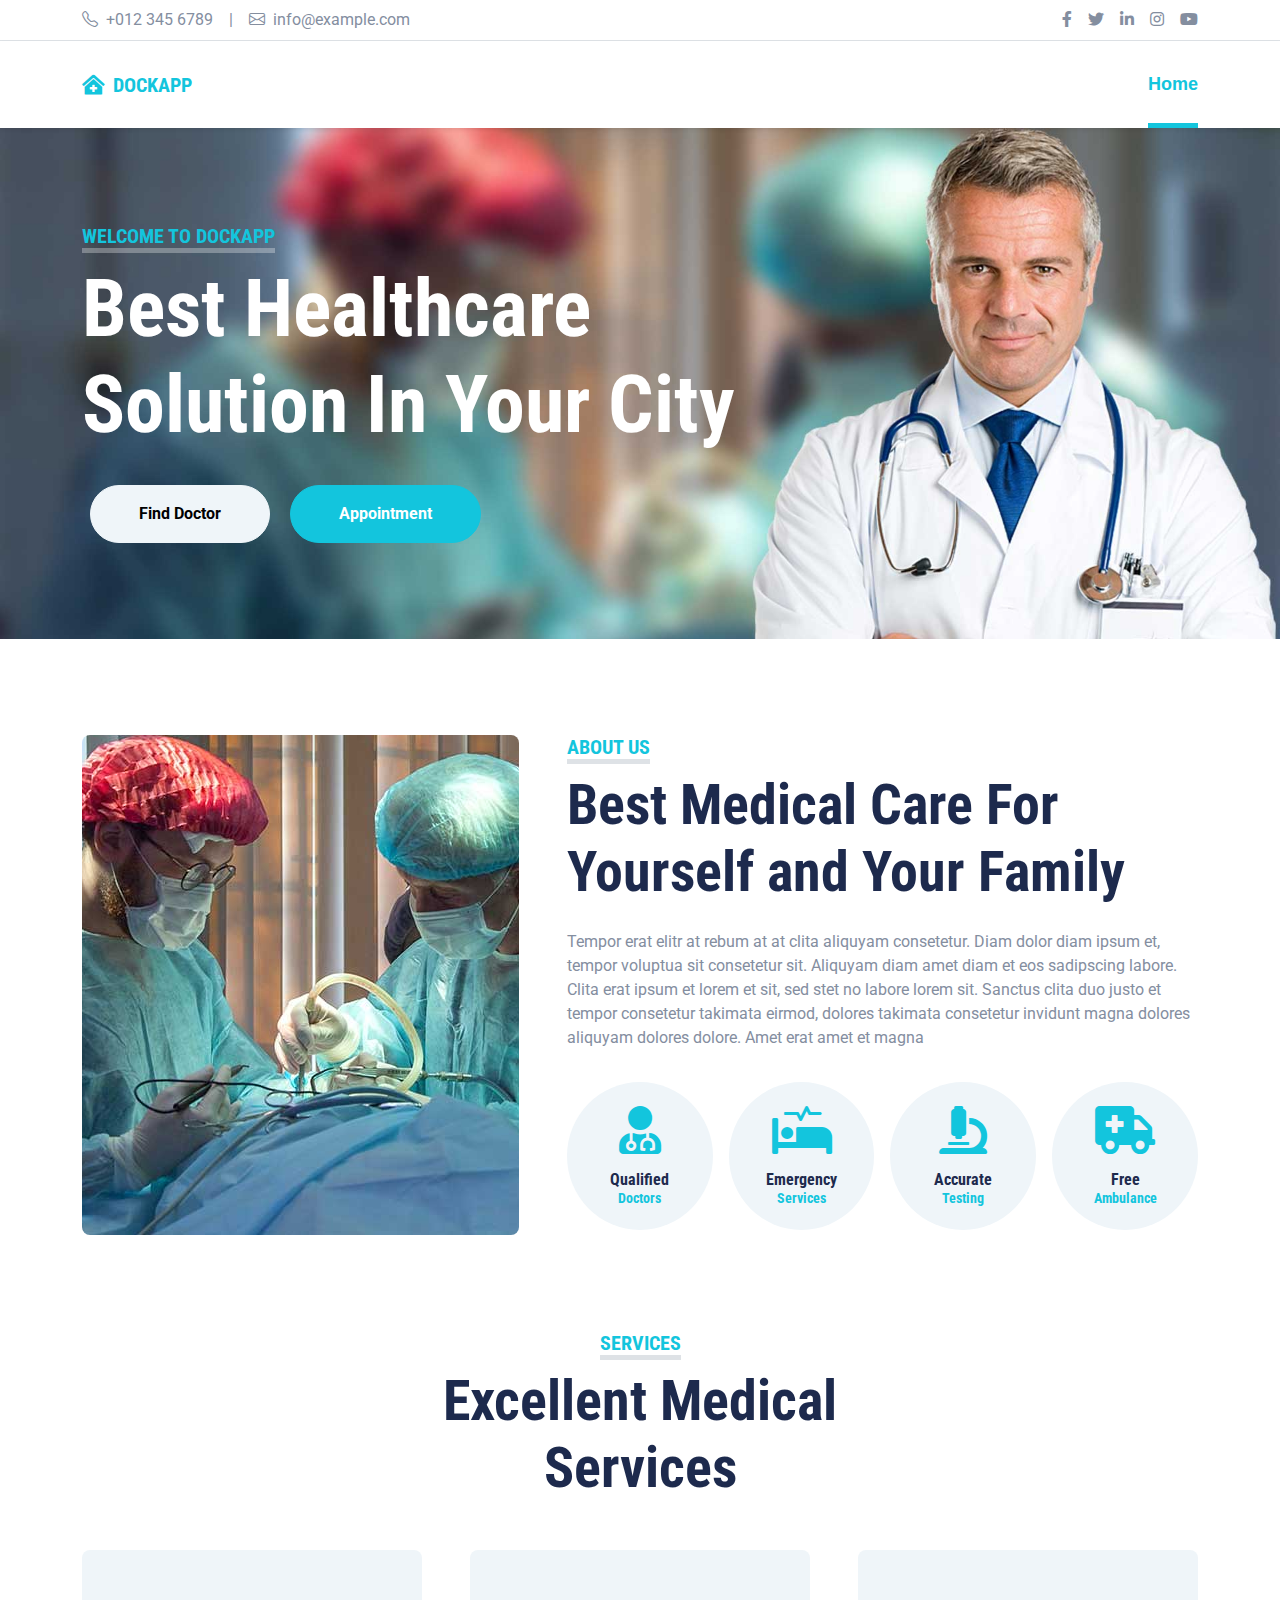
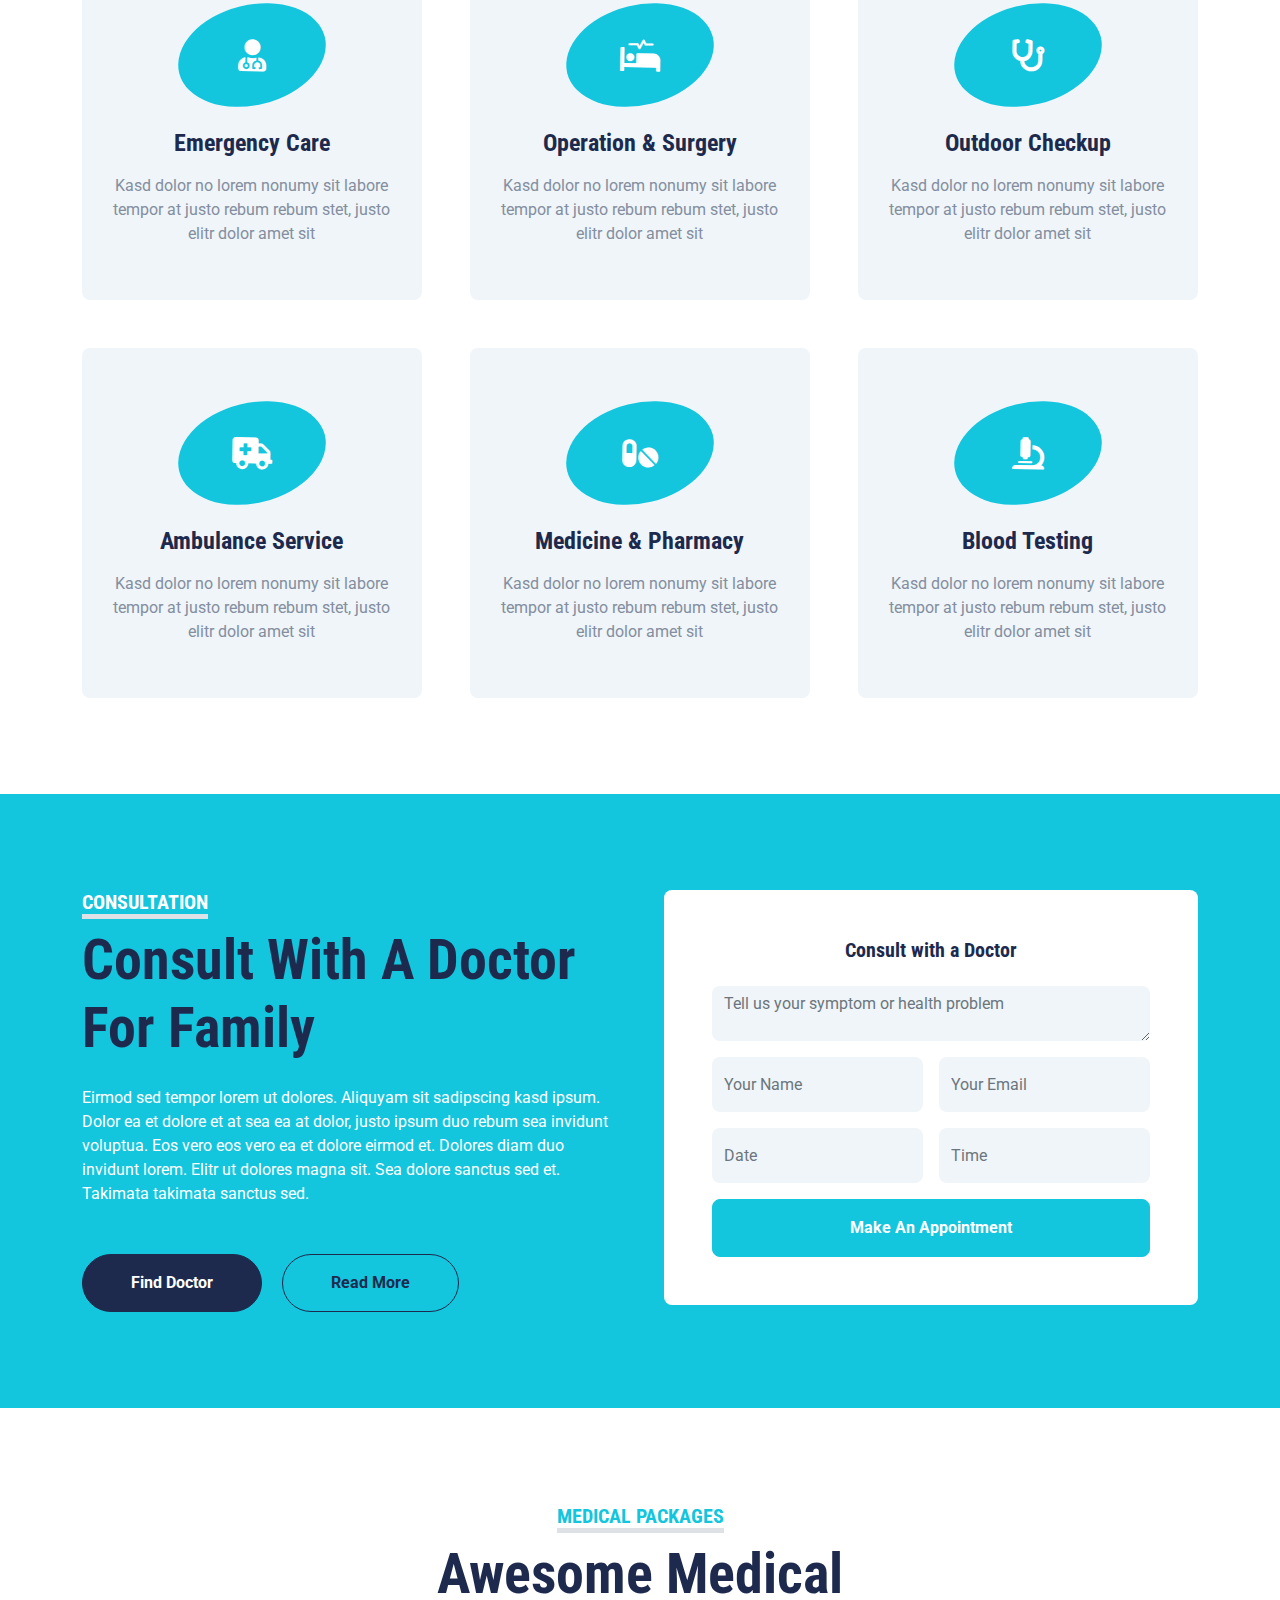
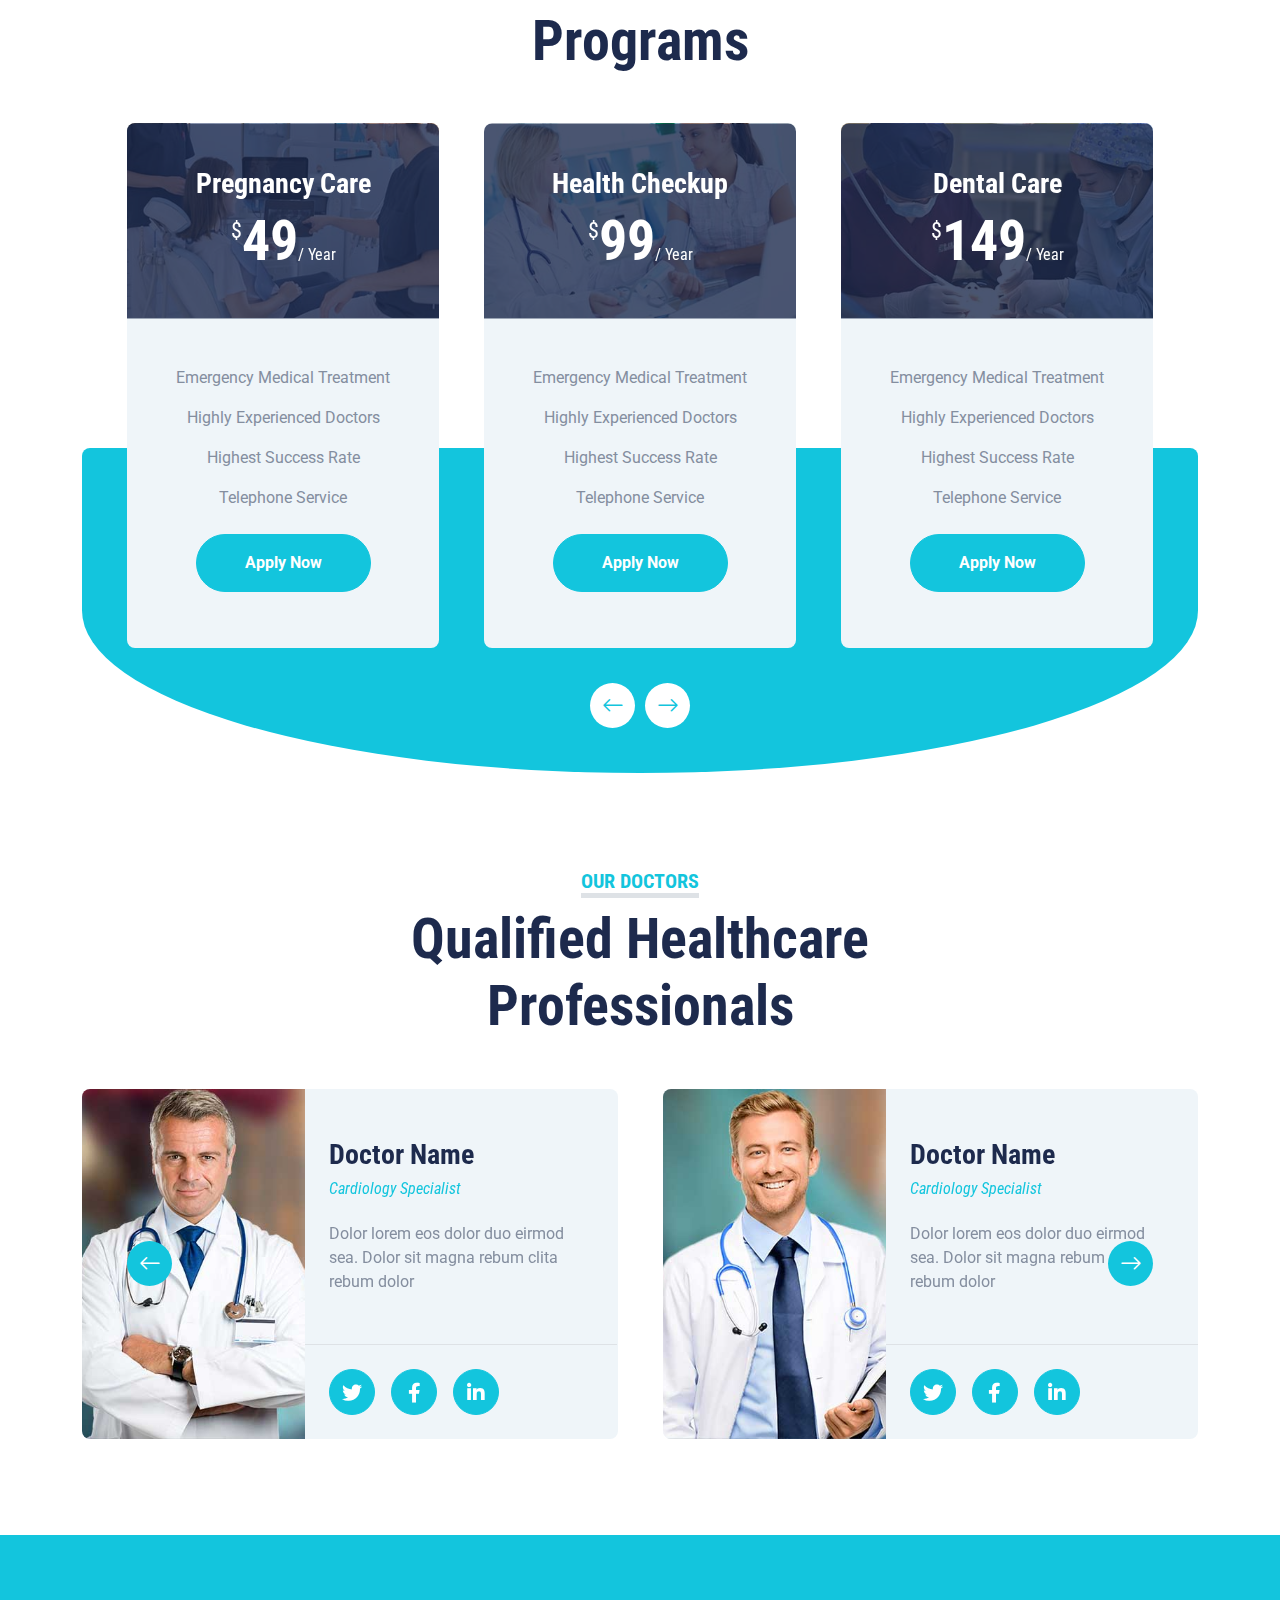
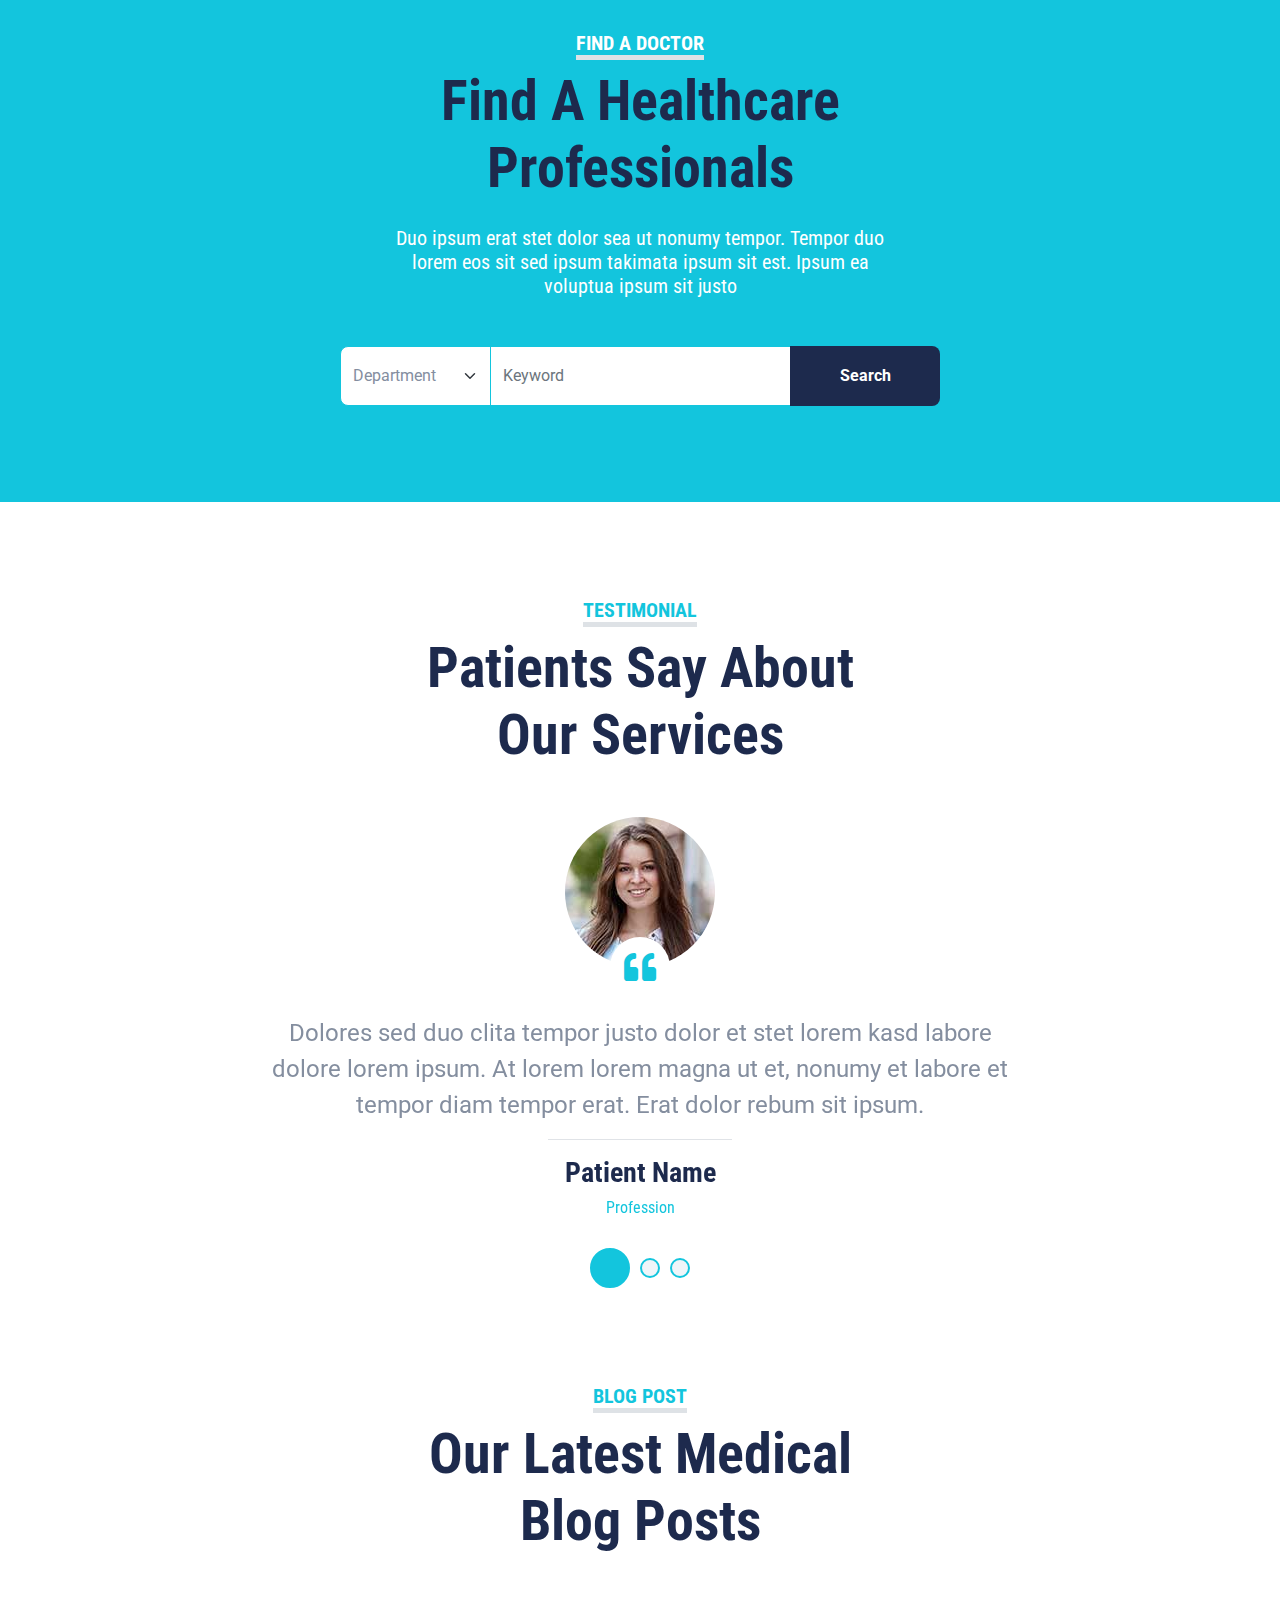
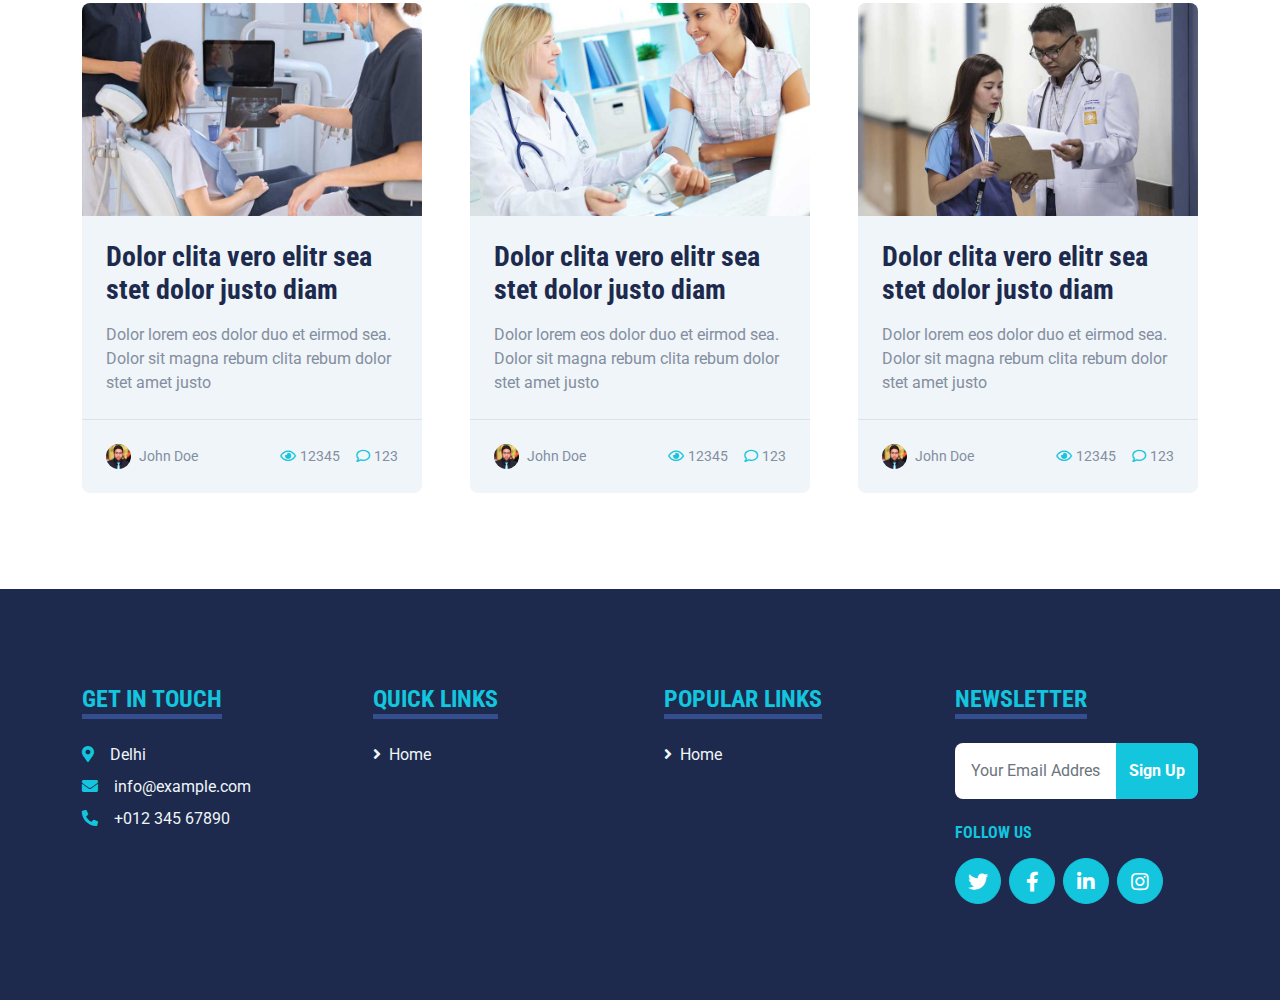
<file: hospital-website-template/index.html>
<!DOCTYPE html>
<html lang="en">

<head>
    <meta charset="utf-8">
    <title>MEDINOVA - Hospital Website Template</title>
    <meta content="width=device-width, initial-scale=1.0" name="viewport">
    <meta content="Free HTML Templates" name="keywords">
    <meta content="Free HTML Templates" name="description">

    <!-- Favicon -->
    <link href="img/favicon.ico" rel="icon">

    <!-- Google Web Fonts -->
    <link rel="preconnect" href="https://fonts.gstatic.com">
    <link href="https://fonts.googleapis.com/css2?family=Roboto+Condensed:wght@400;700&family=Roboto:wght@400;700&display=swap" rel="stylesheet">  

    <!-- Icon Font Stylesheet -->
    <link href="https://cdnjs.cloudflare.com/ajax/libs/font-awesome/5.15.0/css/all.min.css" rel="stylesheet">
    <link href="https://cdn.jsdelivr.net/npm/bootstrap-icons@1.4.1/font/bootstrap-icons.css" rel="stylesheet">

    <!-- Libraries Stylesheet -->
    <link href="lib/owlcarousel/assets/owl.carousel.min.css" rel="stylesheet">
    <link href="lib/tempusdominus/css/tempusdominus-bootstrap-4.min.css" rel="stylesheet" />

    <!-- Customized Bootstrap Stylesheet -->
    <link href="css/bootstrap.min.css" rel="stylesheet">

    <!-- Template Stylesheet -->
    <link href="css/style.css" rel="stylesheet">
</head>

<body>
    <!-- Topbar Start -->
    <div class="container-fluid py-2 border-bottom d-none d-lg-block">
        <div class="container">
            <div class="row">
                <div class="col-md-6 text-center text-lg-start mb-2 mb-lg-0">
                    <div class="d-inline-flex align-items-center">
                        <a class="text-decoration-none text-body pe-3" href=""><i class="bi bi-telephone me-2"></i>+012 345 6789</a>
                        <span class="text-body">|</span>
                        <a class="text-decoration-none text-body px-3" href=""><i class="bi bi-envelope me-2"></i>info@example.com</a>
                    </div>
                </div>
                <div class="col-md-6 text-center text-lg-end">
                    <div class="d-inline-flex align-items-center">
                        <a class="text-body px-2" href="">
                            <i class="fab fa-facebook-f"></i>
                        </a>
                        <a class="text-body px-2" href="">
                            <i class="fab fa-twitter"></i>
                        </a>
                        <a class="text-body px-2" href="">
                            <i class="fab fa-linkedin-in"></i>
                        </a>
                        <a class="text-body px-2" href="">
                            <i class="fab fa-instagram"></i>
                        </a>
                        <a class="text-body ps-2" href="">
                            <i class="fab fa-youtube"></i>
                        </a>
                    </div>
                </div>
            </div>
        </div>
    </div>
    <!-- Topbar End -->


    <!-- Navbar Start -->
    <div class="container-fluid sticky-top bg-white shadow-sm">
        <div class="container">
            <nav class="navbar navbar-expand-lg bg-white navbar-light py-3 py-lg-0">
                <a href="index.html" class="navbar-brand">
                    <h1 class="m-0 text-uppercase text-primary"><i class="fa fa-clinic-medical me-2"></i>DockApp</h1>
                </a>
                <button class="navbar-toggler" type="button" data-bs-toggle="collapse" data-bs-target="#navbarCollapse">
                    <span class="navbar-toggler-icon"></span>
                </button>
                <div class="collapse navbar-collapse" id="navbarCollapse">
                    <div class="navbar-nav ms-auto py-0">
                        <a href="index.html" class="nav-item nav-link active">Home</a>
                    </div>
                </div>
            </nav>
        </div>
    </div>
    <!-- Navbar End -->


    <!-- Hero Start -->
    <div class="container-fluid bg-primary py-5 mb-5 hero-header">
        <div class="container py-5">
            <div class="row justify-content-start">
                <div class="col-lg-8 text-center text-lg-start">
                    <h5 class="d-inline-block text-primary text-uppercase border-bottom border-5" style="border-color: rgba(256, 256, 256, .3) !important;">Welcome To DockApp</h5>
                    <h1 class="display-1 text-white mb-md-4">Best Healthcare Solution In Your City</h1>
                    <div class="pt-2">
                        <a href="Doctor.html" class="btn btn-light rounded-pill py-md-3 px-md-5 mx-2">Find Doctor</a>
                        <a href="appointment.html" class="btn btn-primary rounded-pill py-md-3 px-md-5 mx-2">Appointment</a>
                    </div>
                </div>
            </div>
        </div>
    </div>
    <!-- Hero End -->


    <!-- About Start -->
    <div class="container-fluid py-5">
        <div class="container">
            <div class="row gx-5">
                <div class="col-lg-5 mb-5 mb-lg-0" style="min-height: 500px;">
                    <div class="position-relative h-100">
                        <img class="position-absolute w-100 h-100 rounded" src="img/about.jpg" style="object-fit: cover;">
                    </div>
                </div>
                <div class="col-lg-7">
                    <div class="mb-4">
                        <h5 class="d-inline-block text-primary text-uppercase border-bottom border-5">About Us</h5>
                        <h1 class="display-4">Best Medical Care For Yourself and Your Family</h1>
                    </div>
                    <p>Tempor erat elitr at rebum at at clita aliquyam consetetur. Diam dolor diam ipsum et, tempor voluptua sit consetetur sit. Aliquyam diam amet diam et eos sadipscing labore. Clita erat ipsum et lorem et sit, sed stet no labore lorem sit. Sanctus clita duo justo et tempor consetetur takimata eirmod, dolores takimata consetetur invidunt magna dolores aliquyam dolores dolore. Amet erat amet et magna</p>
                    <div class="row g-3 pt-3">
                        <div class="col-sm-3 col-6">
                            <div class="bg-light text-center rounded-circle py-4">
                                <i class="fa fa-3x fa-user-md text-primary mb-3"></i>
                                <h6 class="mb-0">Qualified<small class="d-block text-primary">Doctors</small></h6>
                            </div>
                        </div>
                        <div class="col-sm-3 col-6">
                            <div class="bg-light text-center rounded-circle py-4">
                                <i class="fa fa-3x fa-procedures text-primary mb-3"></i>
                                <h6 class="mb-0">Emergency<small class="d-block text-primary">Services</small></h6>
                            </div>
                        </div>
                        <div class="col-sm-3 col-6">
                            <div class="bg-light text-center rounded-circle py-4">
                                <i class="fa fa-3x fa-microscope text-primary mb-3"></i>
                                <h6 class="mb-0">Accurate<small class="d-block text-primary">Testing</small></h6>
                            </div>
                        </div>
                        <div class="col-sm-3 col-6">
                            <div class="bg-light text-center rounded-circle py-4">
                                <i class="fa fa-3x fa-ambulance text-primary mb-3"></i>
                                <h6 class="mb-0">Free<small class="d-block text-primary">Ambulance</small></h6>
                            </div>
                        </div>
                    </div>
                </div>
            </div>
        </div>
    </div>
    <!-- About End -->
    

    <!-- Services Start -->
    <div class="container-fluid py-5">
        <div class="container">
            <div class="text-center mx-auto mb-5" style="max-width: 500px;">
                <h5 class="d-inline-block text-primary text-uppercase border-bottom border-5">Services</h5>
                <h1 class="display-4">Excellent Medical Services</h1>
            </div>
            <div class="row g-5">
                <div class="col-lg-4 col-md-6">
                    <div class="service-item bg-light rounded d-flex flex-column align-items-center justify-content-center text-center">
                        <div class="service-icon mb-4">
                            <i class="fa fa-2x fa-user-md text-white"></i>
                        </div>
                        <h4 class="mb-3">Emergency Care</h4>
                        <p class="m-0">Kasd dolor no lorem nonumy sit labore tempor at justo rebum rebum stet, justo elitr dolor amet sit</p>
                        <a class="btn btn-lg btn-primary rounded-pill" href="">
                            <i class="bi bi-arrow-right"></i>
                        </a>
                    </div>
                </div>
                <div class="col-lg-4 col-md-6">
                    <div class="service-item bg-light rounded d-flex flex-column align-items-center justify-content-center text-center">
                        <div class="service-icon mb-4">
                            <i class="fa fa-2x fa-procedures text-white"></i>
                        </div>
                        <h4 class="mb-3">Operation & Surgery</h4>
                        <p class="m-0">Kasd dolor no lorem nonumy sit labore tempor at justo rebum rebum stet, justo elitr dolor amet sit</p>
                        <a class="btn btn-lg btn-primary rounded-pill" href="">
                            <i class="bi bi-arrow-right"></i>
                        </a>
                    </div>
                </div>
                <div class="col-lg-4 col-md-6">
                    <div class="service-item bg-light rounded d-flex flex-column align-items-center justify-content-center text-center">
                        <div class="service-icon mb-4">
                            <i class="fa fa-2x fa-stethoscope text-white"></i>
                        </div>
                        <h4 class="mb-3">Outdoor Checkup</h4>
                        <p class="m-0">Kasd dolor no lorem nonumy sit labore tempor at justo rebum rebum stet, justo elitr dolor amet sit</p>
                        <a class="btn btn-lg btn-primary rounded-pill" href="">
                            <i class="bi bi-arrow-right"></i>
                        </a>
                    </div>
                </div>
                <div class="col-lg-4 col-md-6">
                    <div class="service-item bg-light rounded d-flex flex-column align-items-center justify-content-center text-center">
                        <div class="service-icon mb-4">
                            <i class="fa fa-2x fa-ambulance text-white"></i>
                        </div>
                        <h4 class="mb-3">Ambulance Service</h4>
                        <p class="m-0">Kasd dolor no lorem nonumy sit labore tempor at justo rebum rebum stet, justo elitr dolor amet sit</p>
                        <a class="btn btn-lg btn-primary rounded-pill" href="">
                            <i class="bi bi-arrow-right"></i>
                        </a>
                    </div>
                </div>
                <div class="col-lg-4 col-md-6">
                    <div class="service-item bg-light rounded d-flex flex-column align-items-center justify-content-center text-center">
                        <div class="service-icon mb-4">
                            <i class="fa fa-2x fa-pills text-white"></i>
                        </div>
                        <h4 class="mb-3">Medicine & Pharmacy</h4>
                        <p class="m-0">Kasd dolor no lorem nonumy sit labore tempor at justo rebum rebum stet, justo elitr dolor amet sit</p>
                        <a class="btn btn-lg btn-primary rounded-pill" href="">
                            <i class="bi bi-arrow-right"></i>
                        </a>
                    </div>
                </div>
                <div class="col-lg-4 col-md-6">
                    <div class="service-item bg-light rounded d-flex flex-column align-items-center justify-content-center text-center">
                        <div class="service-icon mb-4">
                            <i class="fa fa-2x fa-microscope text-white"></i>
                        </div>
                        <h4 class="mb-3">Blood Testing</h4>
                        <p class="m-0">Kasd dolor no lorem nonumy sit labore tempor at justo rebum rebum stet, justo elitr dolor amet sit</p>
                        <a class="btn btn-lg btn-primary rounded-pill" href="">
                            <i class="bi bi-arrow-right"></i>
                        </a>
                    </div>
                </div>
            </div>
        </div>
    </div>
    <!-- Services End -->


    <!-- Appointment Start -->
    <div class="container-fluid bg-primary my-5 py-5">
        <div class="container py-5">
            <div class="row gx-5">
                <div class="col-lg-6 mb-5 mb-lg-0">
                    <div class="mb-4">
                        <h5 class="d-inline-block text-white text-uppercase border-bottom border-5">Consultation</h5>
                        <h1 class="display-4">Consult With A Doctor For Family</h1>
                    </div>
                    <p class="text-white mb-5">Eirmod sed tempor lorem ut dolores. Aliquyam sit sadipscing kasd ipsum. Dolor ea et dolore et at sea ea at dolor, justo ipsum duo rebum sea invidunt voluptua. Eos vero eos vero ea et dolore eirmod et. Dolores diam duo invidunt lorem. Elitr ut dolores magna sit. Sea dolore sanctus sed et. Takimata takimata sanctus sed.</p>
                    <a class="btn btn-dark rounded-pill py-3 px-5 me-3" href="">Find Doctor</a>
                    <a class="btn btn-outline-dark rounded-pill py-3 px-5" href="">Read More</a>
                </div>
                <div class="col-lg-6">
                    <div class="bg-white text-center rounded p-5">
                        <h1 class="mb-4">Consult with a Doctor</h1>
                        <form>
                            <div class="row g-3">
                                <div class="col-12">
                                    <textarea class="form-control bg-light border-0" placeholder="Tell us your symptom or health problem" style="height: 55px;"></textarea> 
                                </div>
                                <div class="col-12 col-sm-6">
                                    <input type="text" class="form-control bg-light border-0" placeholder="Your Name" style="height: 55px;">
                                </div>
                                <div class="col-12 col-sm-6">
                                    <input type="email" class="form-control bg-light border-0" placeholder="Your Email" style="height: 55px;">
                                </div>
                                <div class="col-12 col-sm-6">
                                    <div class="date" id="date" data-target-input="nearest">
                                        <input type="text"
                                            class="form-control bg-light border-0 datetimepicker-input"
                                            placeholder="Date" data-target="#date" data-toggle="datetimepicker" style="height: 55px;">
                                    </div>
                                </div>
                                <div class="col-12 col-sm-6">
                                    <div class="time" id="time" data-target-input="nearest">
                                        <input type="text"
                                            class="form-control bg-light border-0 datetimepicker-input"
                                            placeholder="Time" data-target="#time" data-toggle="datetimepicker" style="height: 55px;">
                                    </div>
                                </div>
                                <div class="col-12">
                                    
                                    <a href="Doctor.html" class="btn btn-primary w-100 py-3" type="submit">Make An Appointment</a>
                                </div>
                            </div>
                        </form>
                    </div>
                </div>
            </div>
        </div>
    </div>
    <!-- Appointment End -->


    <!-- Pricing Plan Start -->
    <div class="container-fluid py-5">
        <div class="container">
            <div class="text-center mx-auto mb-5" style="max-width: 500px;">
                <h5 class="d-inline-block text-primary text-uppercase border-bottom border-5">Medical Packages</h5>
                <h1 class="display-4">Awesome Medical Programs</h1>
            </div>
            <div class="owl-carousel price-carousel position-relative" style="padding: 0 45px 45px 45px;">
                <div class="bg-light rounded text-center">
                    <div class="position-relative">
                        <img class="img-fluid rounded-top" src="img/price-1.jpg" alt="">
                        <div class="position-absolute w-100 h-100 top-50 start-50 translate-middle rounded-top d-flex flex-column align-items-center justify-content-center" style="background: rgba(29, 42, 77, .8);">
                            <h3 class="text-white">Pregnancy Care</h3>
                            <h1 class="display-4 text-white mb-0">
                                <small class="align-top fw-normal" style="font-size: 22px; line-height: 45px;">$</small>49<small class="align-bottom fw-normal" style="font-size: 16px; line-height: 40px;">/ Year</small>
                            </h1>
                        </div>
                    </div>
                    <div class="text-center py-5">
                        <p>Emergency Medical Treatment</p>
                        <p>Highly Experienced Doctors</p>
                        <p>Highest Success Rate</p>
                        <p>Telephone Service</p>
                        <a href="" class="btn btn-primary rounded-pill py-3 px-5 my-2">Apply Now</a>
                    </div>
                </div>
                <div class="bg-light rounded text-center">
                    <div class="position-relative">
                        <img class="img-fluid rounded-top" src="img/price-2.jpg" alt="">
                        <div class="position-absolute w-100 h-100 top-50 start-50 translate-middle rounded-top d-flex flex-column align-items-center justify-content-center" style="background: rgba(29, 42, 77, .8);">
                            <h3 class="text-white">Health Checkup</h3>
                            <h1 class="display-4 text-white mb-0">
                                <small class="align-top fw-normal" style="font-size: 22px; line-height: 45px;">$</small>99<small class="align-bottom fw-normal" style="font-size: 16px; line-height: 40px;">/ Year</small>
                            </h1>
                        </div>
                    </div>
                    <div class="text-center py-5">
                        <p>Emergency Medical Treatment</p>
                        <p>Highly Experienced Doctors</p>
                        <p>Highest Success Rate</p>
                        <p>Telephone Service</p>
                        <a href="" class="btn btn-primary rounded-pill py-3 px-5 my-2">Apply Now</a>
                    </div>
                </div>
                <div class="bg-light rounded text-center">
                    <div class="position-relative">
                        <img class="img-fluid rounded-top" src="img/price-3.jpg" alt="">
                        <div class="position-absolute w-100 h-100 top-50 start-50 translate-middle rounded-top d-flex flex-column align-items-center justify-content-center" style="background: rgba(29, 42, 77, .8);">
                            <h3 class="text-white">Dental Care</h3>
                            <h1 class="display-4 text-white mb-0">
                                <small class="align-top fw-normal" style="font-size: 22px; line-height: 45px;">$</small>149<small class="align-bottom fw-normal" style="font-size: 16px; line-height: 40px;">/ Year</small>
                            </h1>
                        </div>
                    </div>
                    <div class="text-center py-5">
                        <p>Emergency Medical Treatment</p>
                        <p>Highly Experienced Doctors</p>
                        <p>Highest Success Rate</p>
                        <p>Telephone Service</p>
                        <a href="" class="btn btn-primary rounded-pill py-3 px-5 my-2">Apply Now</a>
                    </div>
                </div>
                <div class="bg-light rounded text-center">
                    <div class="position-relative">
                        <img class="img-fluid rounded-top" src="img/price-4.jpg" alt="">
                        <div class="position-absolute w-100 h-100 top-50 start-50 translate-middle rounded-top d-flex flex-column align-items-center justify-content-center" style="background: rgba(29, 42, 77, .8);">
                            <h3 class="text-white">Operation & Surgery</h3>
                            <h1 class="display-4 text-white mb-0">
                                <small class="align-top fw-normal" style="font-size: 22px; line-height: 45px;">$</small>199<small class="align-bottom fw-normal" style="font-size: 16px; line-height: 40px;">/ Year</small>
                            </h1>
                        </div>
                    </div>
                    <div class="text-center py-5">
                        <p>Emergency Medical Treatment</p>
                        <p>Highly Experienced Doctors</p>
                        <p>Highest Success Rate</p>
                        <p>Telephone Service</p>
                        <a href="" class="btn btn-primary rounded-pill py-3 px-5 my-2">Apply Now</a>
                    </div>
                </div>
            </div>
        </div>
    </div>
    <!-- Pricing Plan End -->


    <!-- Team Start -->
    <div class="container-fluid py-5">
        <div class="container">
            <div class="text-center mx-auto mb-5" style="max-width: 500px;">
                <h5 class="d-inline-block text-primary text-uppercase border-bottom border-5">Our Doctors</h5>
                <h1 class="display-4">Qualified Healthcare Professionals</h1>
            </div>
            <div class="owl-carousel team-carousel position-relative">
                <div class="team-item">
                    <div class="row g-0 bg-light rounded overflow-hidden">
                        <div class="col-12 col-sm-5 h-100">
                            <img class="img-fluid h-100" src="img/team-1.jpg" style="object-fit: cover;">
                        </div>
                        <div class="col-12 col-sm-7 h-100 d-flex flex-column">
                            <div class="mt-auto p-4">
                                <h3>Doctor Name</h3>
                                <h6 class="fw-normal fst-italic text-primary mb-4">Cardiology Specialist</h6>
                                <p class="m-0">Dolor lorem eos dolor duo eirmod sea. Dolor sit magna rebum clita rebum dolor</p>
                            </div>
                            <div class="d-flex mt-auto border-top p-4">
                                <a class="btn btn-lg btn-primary btn-lg-square rounded-circle me-3" href="#"><i class="fab fa-twitter"></i></a>
                                <a class="btn btn-lg btn-primary btn-lg-square rounded-circle me-3" href="#"><i class="fab fa-facebook-f"></i></a>
                                <a class="btn btn-lg btn-primary btn-lg-square rounded-circle" href="#"><i class="fab fa-linkedin-in"></i></a>
                            </div>
                        </div>
                    </div>
                </div>
                <div class="team-item">
                    <div class="row g-0 bg-light rounded overflow-hidden">
                        <div class="col-12 col-sm-5 h-100">
                            <img class="img-fluid h-100" src="img/team-2.jpg" style="object-fit: cover;">
                        </div>
                        <div class="col-12 col-sm-7 h-100 d-flex flex-column">
                            <div class="mt-auto p-4">
                                <h3>Doctor Name</h3>
                                <h6 class="fw-normal fst-italic text-primary mb-4">Cardiology Specialist</h6>
                                <p class="m-0">Dolor lorem eos dolor duo eirmod sea. Dolor sit magna rebum clita rebum dolor</p>
                            </div>
                            <div class="d-flex mt-auto border-top p-4">
                                <a class="btn btn-lg btn-primary btn-lg-square rounded-circle me-3" href="#"><i class="fab fa-twitter"></i></a>
                                <a class="btn btn-lg btn-primary btn-lg-square rounded-circle me-3" href="#"><i class="fab fa-facebook-f"></i></a>
                                <a class="btn btn-lg btn-primary btn-lg-square rounded-circle" href="#"><i class="fab fa-linkedin-in"></i></a>
                            </div>
                        </div>
                    </div>
                </div>
                <div class="team-item">
                    <div class="row g-0 bg-light rounded overflow-hidden">
                        <div class="col-12 col-sm-5 h-100">
                            <img class="img-fluid h-100" src="img/team-3.jpg" style="object-fit: cover;">
                        </div>
                        <div class="col-12 col-sm-7 h-100 d-flex flex-column">
                            <div class="mt-auto p-4">
                                <h3>Doctor Name</h3>
                                <h6 class="fw-normal fst-italic text-primary mb-4">Cardiology Specialist</h6>
                                <p class="m-0">Dolor lorem eos dolor duo eirmod sea. Dolor sit magna rebum clita rebum dolor</p>
                            </div>
                            <div class="d-flex mt-auto border-top p-4">
                                <a class="btn btn-lg btn-primary btn-lg-square rounded-circle me-3" href="#"><i class="fab fa-twitter"></i></a>
                                <a class="btn btn-lg btn-primary btn-lg-square rounded-circle me-3" href="#"><i class="fab fa-facebook-f"></i></a>
                                <a class="btn btn-lg btn-primary btn-lg-square rounded-circle" href="#"><i class="fab fa-linkedin-in"></i></a>
                            </div>
                        </div>
                    </div>
                </div>
            </div>
        </div>
    </div>
    <!-- Team End -->


    <!-- Search Start -->
    <div class="container-fluid bg-primary my-5 py-5">
        <div class="container py-5">
            <div class="text-center mx-auto mb-5" style="max-width: 500px;">
                <h5 class="d-inline-block text-white text-uppercase border-bottom border-5">Find A Doctor</h5>
                <h1 class="display-4 mb-4">Find A Healthcare Professionals</h1>
                <h5 class="text-white fw-normal">Duo ipsum erat stet dolor sea ut nonumy tempor. Tempor duo lorem eos sit sed ipsum takimata ipsum sit est. Ipsum ea voluptua ipsum sit justo</h5>
            </div>
            <div class="mx-auto" style="width: 100%; max-width: 600px;">
                <div class="input-group">
                    <select class="form-select border-primary w-25" style="height: 60px;">
                        <option selected>Department</option>
                        <option value="1">Department 1</option>
                        <option value="2">Department 2</option>
                        <option value="3">Department 3</option>
                    </select>
                    <input type="text" class="form-control border-primary w-50" placeholder="Keyword">
                    <button class="btn btn-dark border-0 w-25">Search</button>
                </div>
            </div>
        </div>
    </div>
    <!-- Search End -->


    <!-- Testimonial Start -->
    <div class="container-fluid py-5">
        <div class="container">
            <div class="text-center mx-auto mb-5" style="max-width: 500px;">
                <h5 class="d-inline-block text-primary text-uppercase border-bottom border-5">Testimonial</h5>
                <h1 class="display-4">Patients Say About Our Services</h1>
            </div>
            <div class="row justify-content-center">
                <div class="col-lg-8">
                    <div class="owl-carousel testimonial-carousel">
                        <div class="testimonial-item text-center">
                            <div class="position-relative mb-5">
                                <img class="img-fluid rounded-circle mx-auto" src="img/testimonial-1.jpg" alt="">
                                <div class="position-absolute top-100 start-50 translate-middle d-flex align-items-center justify-content-center bg-white rounded-circle" style="width: 60px; height: 60px;">
                                    <i class="fa fa-quote-left fa-2x text-primary"></i>
                                </div>
                            </div>
                            <p class="fs-4 fw-normal">Dolores sed duo clita tempor justo dolor et stet lorem kasd labore dolore lorem ipsum. At lorem lorem magna ut et, nonumy et labore et tempor diam tempor erat. Erat dolor rebum sit ipsum.</p>
                            <hr class="w-25 mx-auto">
                            <h3>Patient Name</h3>
                            <h6 class="fw-normal text-primary mb-3">Profession</h6>
                        </div>
                        <div class="testimonial-item text-center">
                            <div class="position-relative mb-5">
                                <img class="img-fluid rounded-circle mx-auto" src="img/testimonial-2.jpg" alt="">
                                <div class="position-absolute top-100 start-50 translate-middle d-flex align-items-center justify-content-center bg-white rounded-circle" style="width: 60px; height: 60px;">
                                    <i class="fa fa-quote-left fa-2x text-primary"></i>
                                </div>
                            </div>
                            <p class="fs-4 fw-normal">Dolores sed duo clita tempor justo dolor et stet lorem kasd labore dolore lorem ipsum. At lorem lorem magna ut et, nonumy et labore et tempor diam tempor erat. Erat dolor rebum sit ipsum.</p>
                            <hr class="w-25 mx-auto">
                            <h3>Patient Name</h3>
                            <h6 class="fw-normal text-primary mb-3">Profession</h6>
                        </div>
                        <div class="testimonial-item text-center">
                            <div class="position-relative mb-5">
                                <img class="img-fluid rounded-circle mx-auto" src="img/testimonial-3.jpg" alt="">
                                <div class="position-absolute top-100 start-50 translate-middle d-flex align-items-center justify-content-center bg-white rounded-circle" style="width: 60px; height: 60px;">
                                    <i class="fa fa-quote-left fa-2x text-primary"></i>
                                </div>
                            </div>
                            <p class="fs-4 fw-normal">Dolores sed duo clita tempor justo dolor et stet lorem kasd labore dolore lorem ipsum. At lorem lorem magna ut et, nonumy et labore et tempor diam tempor erat. Erat dolor rebum sit ipsum.</p>
                            <hr class="w-25 mx-auto">
                            <h3>Patient Name</h3>
                            <h6 class="fw-normal text-primary mb-3">Profession</h6>
                        </div>
                    </div>
                </div>
            </div>
        </div>
    </div>
    <!-- Testimonial End -->


    <!-- Blog Start -->
    <div class="container-fluid py-5">
        <div class="container">
            <div class="text-center mx-auto mb-5" style="max-width: 500px;">
                <h5 class="d-inline-block text-primary text-uppercase border-bottom border-5">Blog Post</h5>
                <h1 class="display-4">Our Latest Medical Blog Posts</h1>
            </div>
            <div class="row g-5">
                <div class="col-xl-4 col-lg-6">
                    <div class="bg-light rounded overflow-hidden">
                        <img class="img-fluid w-100" src="img/blog-1.jpg" alt="">
                        <div class="p-4">
                            <a class="h3 d-block mb-3" href="">Dolor clita vero elitr sea stet dolor justo  diam</a>
                            <p class="m-0">Dolor lorem eos dolor duo et eirmod sea. Dolor sit magna
                                rebum clita rebum dolor stet amet justo</p>
                        </div>
                        <div class="d-flex justify-content-between border-top p-4">
                            <div class="d-flex align-items-center">
                                <img class="rounded-circle me-2" src="img/user.jpg" width="25" height="25" alt="">
                                <small>John Doe</small>
                            </div>
                            <div class="d-flex align-items-center">
                                <small class="ms-3"><i class="far fa-eye text-primary me-1"></i>12345</small>
                                <small class="ms-3"><i class="far fa-comment text-primary me-1"></i>123</small>
                            </div>
                        </div>
                    </div>
                </div>
                <div class="col-xl-4 col-lg-6">
                    <div class="bg-light rounded overflow-hidden">
                        <img class="img-fluid w-100" src="img/blog-2.jpg" alt="">
                        <div class="p-4">
                            <a class="h3 d-block mb-3" href="">Dolor clita vero elitr sea stet dolor justo  diam</a>
                            <p class="m-0">Dolor lorem eos dolor duo et eirmod sea. Dolor sit magna
                                rebum clita rebum dolor stet amet justo</p>
                        </div>
                        <div class="d-flex justify-content-between border-top p-4">
                            <div class="d-flex align-items-center">
                                <img class="rounded-circle me-2" src="img/user.jpg" width="25" height="25" alt="">
                                <small>John Doe</small>
                            </div>
                            <div class="d-flex align-items-center">
                                <small class="ms-3"><i class="far fa-eye text-primary me-1"></i>12345</small>
                                <small class="ms-3"><i class="far fa-comment text-primary me-1"></i>123</small>
                            </div>
                        </div>
                    </div>
                </div>
                <div class="col-xl-4 col-lg-6">
                    <div class="bg-light rounded overflow-hidden">
                        <img class="img-fluid w-100" src="img/blog-3.jpg" alt="">
                        <div class="p-4">
                            <a class="h3 d-block mb-3" href="">Dolor clita vero elitr sea stet dolor justo  diam</a>
                            <p class="m-0">Dolor lorem eos dolor duo et eirmod sea. Dolor sit magna
                                rebum clita rebum dolor stet amet justo</p>
                        </div>
                        <div class="d-flex justify-content-between border-top p-4">
                            <div class="d-flex align-items-center">
                                <img class="rounded-circle me-2" src="img/user.jpg" width="25" height="25" alt="">
                                <small>John Doe</small>
                            </div>
                            <div class="d-flex align-items-center">
                                <small class="ms-3"><i class="far fa-eye text-primary me-1"></i>12345</small>
                                <small class="ms-3"><i class="far fa-comment text-primary me-1"></i>123</small>
                            </div>
                        </div>
                    </div>
                </div>
            </div>
        </div>
    </div>
    <!-- Blog End -->
    

    <!-- Footer Start -->
    <div class="container-fluid bg-dark text-light mt-5 py-5">
        <div class="container py-5">
            <div class="row g-5">
                <div class="col-lg-3 col-md-6">
                    <h4 class="d-inline-block text-primary text-uppercase border-bottom border-5 border-secondary mb-4">Get In Touch</h4>
                    <p class="mb-2"><i class="fa fa-map-marker-alt text-primary me-3"></i>Delhi</p>
                    <p class="mb-2"><i class="fa fa-envelope text-primary me-3"></i>info@example.com</p>
                    <p class="mb-0"><i class="fa fa-phone-alt text-primary me-3"></i>+012 345 67890</p>
                </div>
                <div class="col-lg-3 col-md-6">
                    <h4 class="d-inline-block text-primary text-uppercase border-bottom border-5 border-secondary mb-4">Quick Links</h4>
                    <div class="d-flex flex-column justify-content-start">
                        <a class="text-light mb-2" href="#"><i class="fa fa-angle-right me-2"></i>Home</a>
                    </div>
                </div>
                <div class="col-lg-3 col-md-6">
                    <h4 class="d-inline-block text-primary text-uppercase border-bottom border-5 border-secondary mb-4">Popular Links</h4>
                    <div class="d-flex flex-column justify-content-start">
                        <a class="text-light mb-2" href="#"><i class="fa fa-angle-right me-2"></i>Home</a>
                    </div>
                </div>
                <div class="col-lg-3 col-md-6">
                    <h4 class="d-inline-block text-primary text-uppercase border-bottom border-5 border-secondary mb-4">Newsletter</h4>
                    <form action="">
                        <div class="input-group">
                            <input type="text" class="form-control p-3 border-0" placeholder="Your Email Address">
                            <button class="btn btn-primary">Sign Up</button>
                        </div>
                    </form>
                    <h6 class="text-primary text-uppercase mt-4 mb-3">Follow Us</h6>
                    <div class="d-flex">
                        <a class="btn btn-lg btn-primary btn-lg-square rounded-circle me-2" href="#"><i class="fab fa-twitter"></i></a>
                        <a class="btn btn-lg btn-primary btn-lg-square rounded-circle me-2" href="#"><i class="fab fa-facebook-f"></i></a>
                        <a class="btn btn-lg btn-primary btn-lg-square rounded-circle me-2" href="#"><i class="fab fa-linkedin-in"></i></a>
                        <a class="btn btn-lg btn-primary btn-lg-square rounded-circle" href="#"><i class="fab fa-instagram"></i></a>
                    </div>
                </div>
            </div>
        </div>
    </div>
    <!-- Footer End -->


    <!-- Back to Top -->
    <a href="#" class="btn btn-lg btn-primary btn-lg-square back-to-top"><i class="bi bi-arrow-up"></i></a>


    <!-- JavaScript Libraries -->
    <script src="https://code.jquery.com/jquery-3.4.1.min.js"></script>
    <script src="https://cdn.jsdelivr.net/npm/bootstrap@5.0.0/dist/js/bootstrap.bundle.min.js"></script>
    <script src="lib/easing/easing.min.js"></script>
    <script src="lib/waypoints/waypoints.min.js"></script>
    <script src="lib/owlcarousel/owl.carousel.min.js"></script>
    <script src="lib/tempusdominus/js/moment.min.js"></script>
    <script src="lib/tempusdominus/js/moment-timezone.min.js"></script>
    <script src="lib/tempusdominus/js/tempusdominus-bootstrap-4.min.js"></script>

    <!-- Template Javascript -->
    <script src="js/main.js"></script>
</body>

</html>
</file>
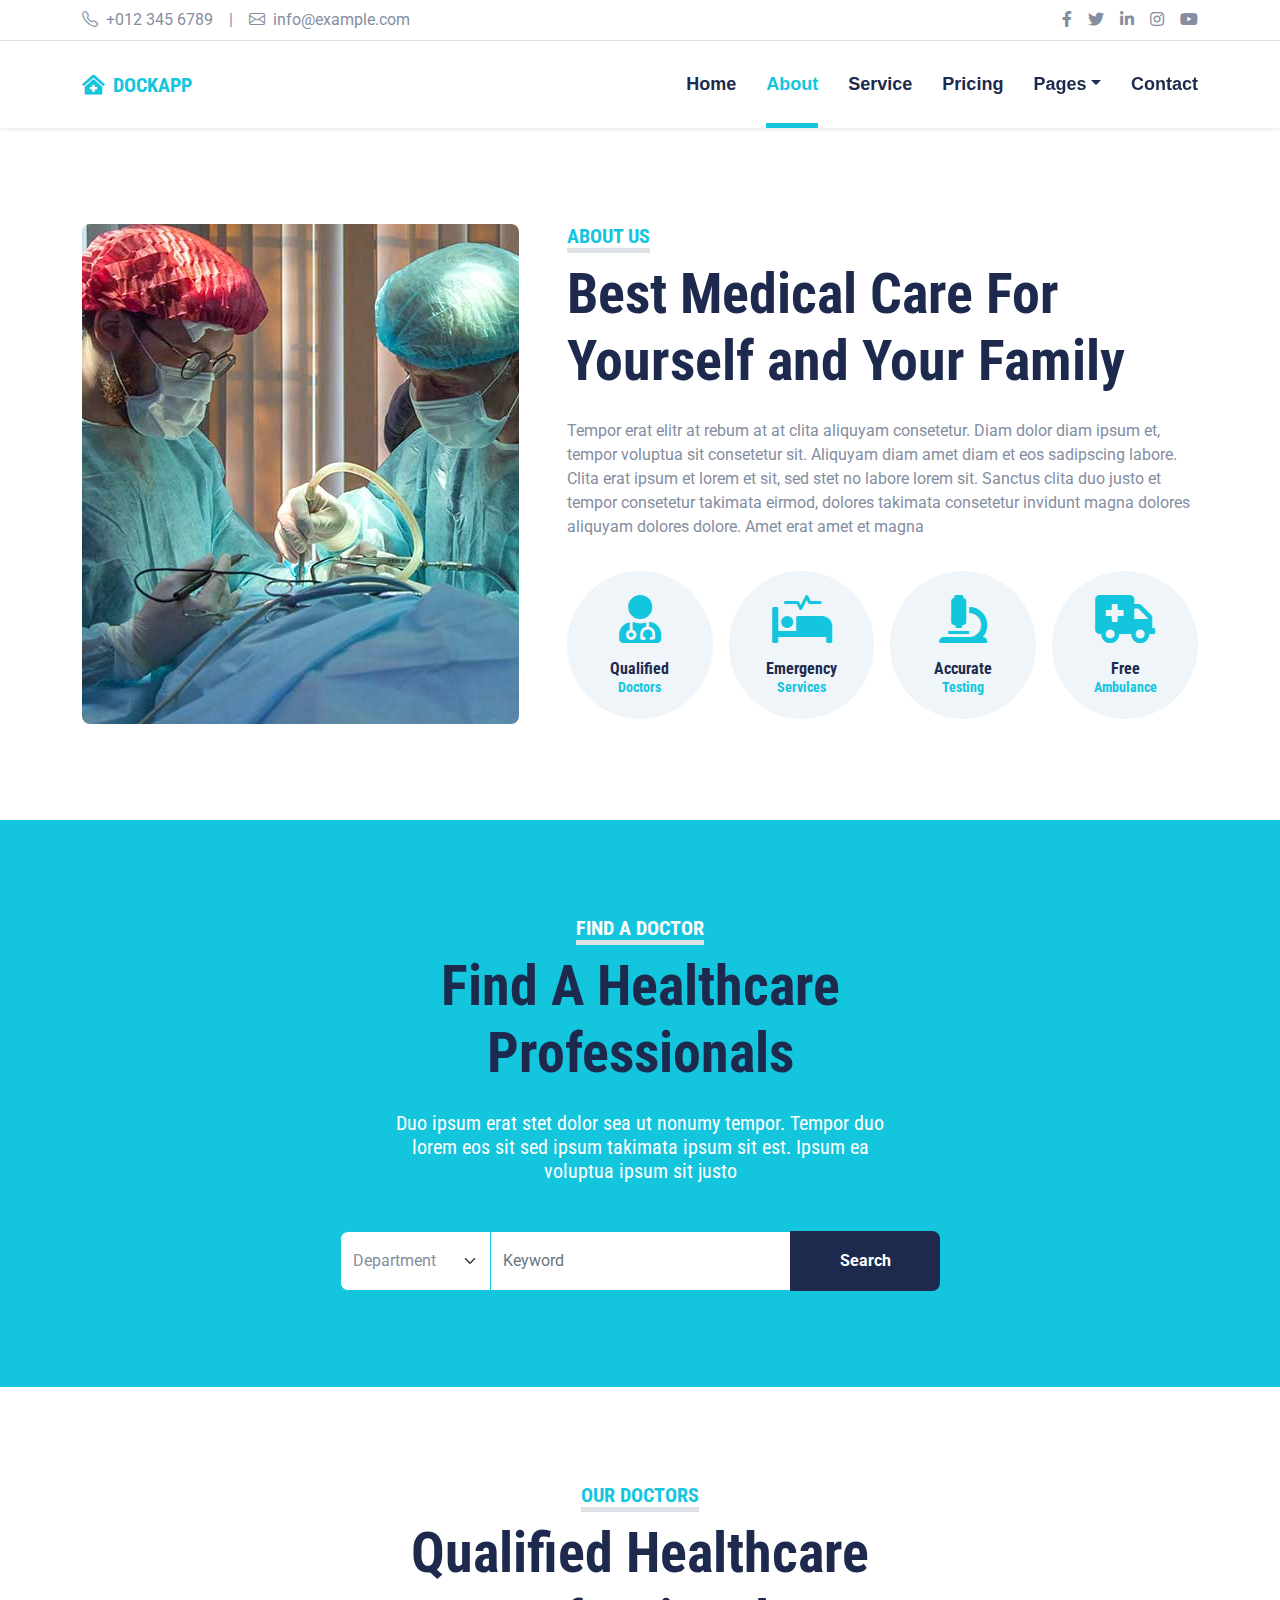
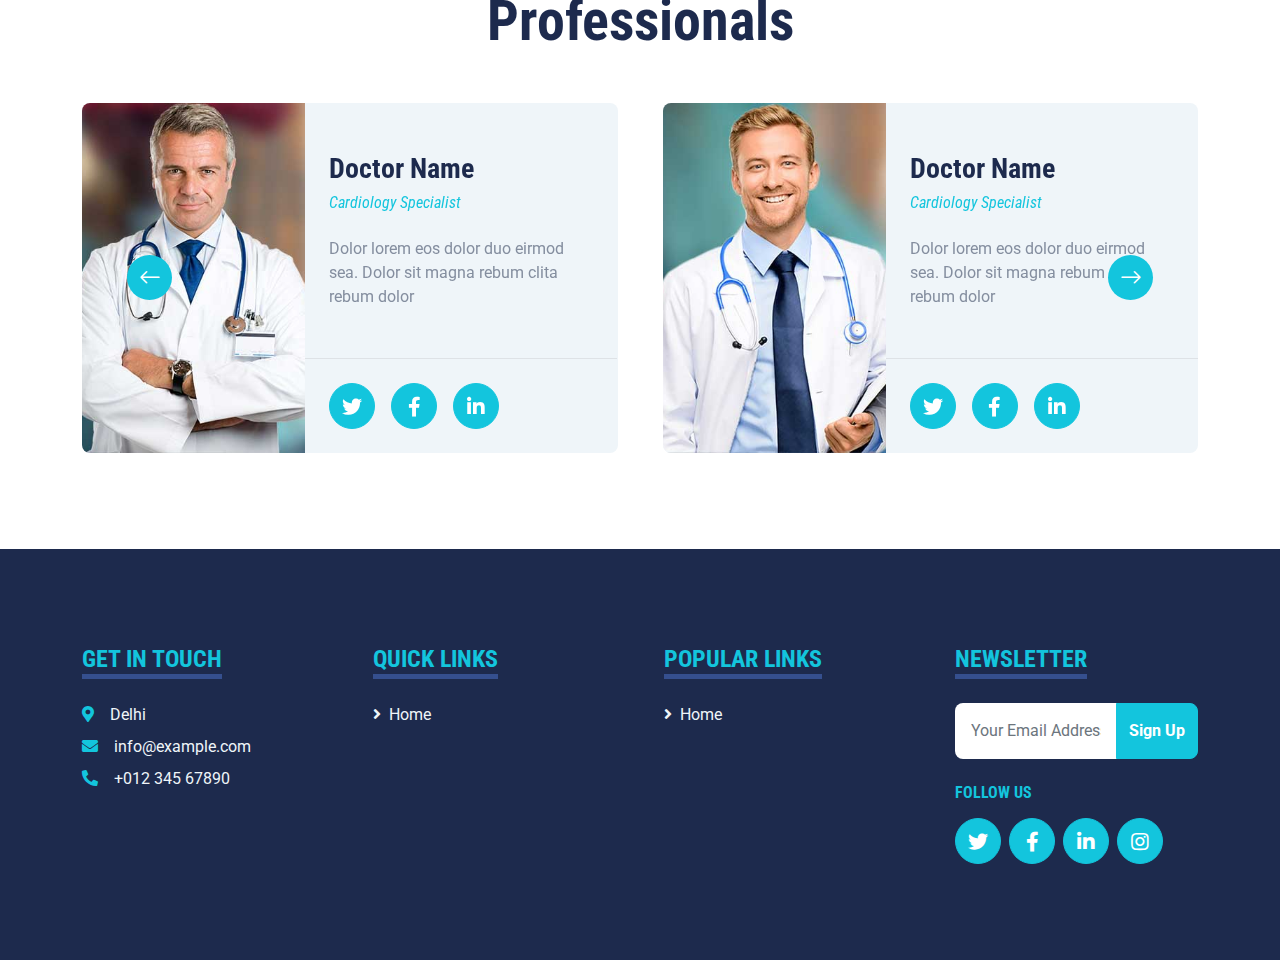
<file: hospital-website-template/about.html>
<!DOCTYPE html>
<html lang="en">

<head>
    <meta charset="utf-8">
    <title>DockApp - Hospital Website Template</title>
    <meta content="width=device-width, initial-scale=1.0" name="viewport">
    <meta content="Free HTML Templates" name="keywords">
    <meta content="Free HTML Templates" name="description">

    <!-- Favicon -->
    <link href="img/favicon.ico" rel="icon">

    <!-- Google Web Fonts -->
    <link rel="preconnect" href="https://fonts.gstatic.com">
    <link href="https://fonts.googleapis.com/css2?family=Roboto+Condensed:wght@400;700&family=Roboto:wght@400;700&display=swap" rel="stylesheet">  

    <!-- Icon Font Stylesheet -->
    <link href="https://cdnjs.cloudflare.com/ajax/libs/font-awesome/5.15.0/css/all.min.css" rel="stylesheet">
    <link href="https://cdn.jsdelivr.net/npm/bootstrap-icons@1.4.1/font/bootstrap-icons.css" rel="stylesheet">

    <!-- Libraries Stylesheet -->
    <link href="lib/owlcarousel/assets/owl.carousel.min.css" rel="stylesheet">
    <link href="lib/tempusdominus/css/tempusdominus-bootstrap-4.min.css" rel="stylesheet" />

    <!-- Customized Bootstrap Stylesheet -->
    <link href="css/bootstrap.min.css" rel="stylesheet">

    <!-- Template Stylesheet -->
    <link href="css/style.css" rel="stylesheet">
</head>

<body>
    <!-- Topbar Start -->
    <div class="container-fluid py-2 border-bottom d-none d-lg-block">
        <div class="container">
            <div class="row">
                <div class="col-md-6 text-center text-lg-start mb-2 mb-lg-0">
                    <div class="d-inline-flex align-items-center">
                        <a class="text-decoration-none text-body pe-3" href=""><i class="bi bi-telephone me-2"></i>+012 345 6789</a>
                        <span class="text-body">|</span>
                        <a class="text-decoration-none text-body px-3" href=""><i class="bi bi-envelope me-2"></i>info@example.com</a>
                    </div>
                </div>
                <div class="col-md-6 text-center text-lg-end">
                    <div class="d-inline-flex align-items-center">
                        <a class="text-body px-2" href="">
                            <i class="fab fa-facebook-f"></i>
                        </a>
                        <a class="text-body px-2" href="">
                            <i class="fab fa-twitter"></i>
                        </a>
                        <a class="text-body px-2" href="">
                            <i class="fab fa-linkedin-in"></i>
                        </a>
                        <a class="text-body px-2" href="">
                            <i class="fab fa-instagram"></i>
                        </a>
                        <a class="text-body ps-2" href="">
                            <i class="fab fa-youtube"></i>
                        </a>
                    </div>
                </div>
            </div>
        </div>
    </div>
    <!-- Topbar End -->


    <!-- Navbar Start -->
    <div class="container-fluid sticky-top bg-white shadow-sm mb-5">
        <div class="container">
            <nav class="navbar navbar-expand-lg bg-white navbar-light py-3 py-lg-0">
                <a href="index.html" class="navbar-brand">
                    <h1 class="m-0 text-uppercase text-primary"><i class="fa fa-clinic-medical me-2"></i>DockApp</h1>
                </a>
                <button class="navbar-toggler" type="button" data-bs-toggle="collapse" data-bs-target="#navbarCollapse">
                    <span class="navbar-toggler-icon"></span>
                </button>
                <div class="collapse navbar-collapse" id="navbarCollapse">
                    <div class="navbar-nav ms-auto py-0">
                        <a href="index.html" class="nav-item nav-link">Home</a>
                        <a href="about.html" class="nav-item nav-link active">About</a>
                        <a href="service.html" class="nav-item nav-link">Service</a>
                        <a href="price.html" class="nav-item nav-link">Pricing</a>
                        <div class="nav-item dropdown">
                            <a href="#" class="nav-link dropdown-toggle" data-bs-toggle="dropdown">Pages</a>
                            <div class="dropdown-menu m-0">
                                <a href="blog.html" class="dropdown-item">Blog Grid</a>
                                <a href="detail.html" class="dropdown-item">Blog Detail</a>
                                <a href="team.html" class="dropdown-item">The Team</a>
                                <a href="testimonial.html" class="dropdown-item">Testimonial</a>
                                <a href="appointment.html" class="dropdown-item">Appointment</a>
                                <a href="search.html" class="dropdown-item">Search</a>
                            </div>
                        </div>
                        <a href="contact.html" class="nav-item nav-link">Contact</a>
                    </div>
                </div>
            </nav>
        </div>
    </div>
    <!-- Navbar End -->


    <!-- About Start -->
    <div class="container-fluid py-5">
        <div class="container">
            <div class="row gx-5">
                <div class="col-lg-5 mb-5 mb-lg-0" style="min-height: 500px;">
                    <div class="position-relative h-100">
                        <img class="position-absolute w-100 h-100 rounded" src="img/about.jpg" style="object-fit: cover;">
                    </div>
                </div>
                <div class="col-lg-7">
                    <div class="mb-4">
                        <h5 class="d-inline-block text-primary text-uppercase border-bottom border-5">About Us</h5>
                        <h1 class="display-4">Best Medical Care For Yourself and Your Family</h1>
                    </div>
                    <p>Tempor erat elitr at rebum at at clita aliquyam consetetur. Diam dolor diam ipsum et, tempor voluptua sit consetetur sit. Aliquyam diam amet diam et eos sadipscing labore. Clita erat ipsum et lorem et sit, sed stet no labore lorem sit. Sanctus clita duo justo et tempor consetetur takimata eirmod, dolores takimata consetetur invidunt magna dolores aliquyam dolores dolore. Amet erat amet et magna</p>
                    <div class="row g-3 pt-3">
                        <div class="col-sm-3 col-6">
                            <div class="bg-light text-center rounded-circle py-4">
                                <i class="fa fa-3x fa-user-md text-primary mb-3"></i>
                                <h6 class="mb-0">Qualified<small class="d-block text-primary">Doctors</small></h6>
                            </div>
                        </div>
                        <div class="col-sm-3 col-6">
                            <div class="bg-light text-center rounded-circle py-4">
                                <i class="fa fa-3x fa-procedures text-primary mb-3"></i>
                                <h6 class="mb-0">Emergency<small class="d-block text-primary">Services</small></h6>
                            </div>
                        </div>
                        <div class="col-sm-3 col-6">
                            <div class="bg-light text-center rounded-circle py-4">
                                <i class="fa fa-3x fa-microscope text-primary mb-3"></i>
                                <h6 class="mb-0">Accurate<small class="d-block text-primary">Testing</small></h6>
                            </div>
                        </div>
                        <div class="col-sm-3 col-6">
                            <div class="bg-light text-center rounded-circle py-4">
                                <i class="fa fa-3x fa-ambulance text-primary mb-3"></i>
                                <h6 class="mb-0">Free<small class="d-block text-primary">Ambulance</small></h6>
                            </div>
                        </div>
                    </div>
                </div>
            </div>
        </div>
    </div>
    <!-- About End -->


    <!-- Search Start -->
    <div class="container-fluid bg-primary my-5 py-5">
        <div class="container py-5">
            <div class="text-center mx-auto mb-5" style="max-width: 500px;">
                <h5 class="d-inline-block text-white text-uppercase border-bottom border-5">Find A Doctor</h5>
                <h1 class="display-4 mb-4">Find A Healthcare Professionals</h1>
                <h5 class="text-white fw-normal">Duo ipsum erat stet dolor sea ut nonumy tempor. Tempor duo lorem eos sit sed ipsum takimata ipsum sit est. Ipsum ea voluptua ipsum sit justo</h5>
            </div>
            <div class="mx-auto" style="width: 100%; max-width: 600px;">
                <div class="input-group">
                    <select class="form-select border-primary w-25" style="height: 60px;">
                        <option selected>Department</option>
                        <option value="1">Department 1</option>
                        <option value="2">Department 2</option>
                        <option value="3">Department 3</option>
                    </select>
                    <input type="text" class="form-control border-primary w-50" placeholder="Keyword">
                    <button class="btn btn-dark border-0 w-25">Search</button>
                </div>
            </div>
        </div>
    </div>
    <!-- Search End -->


    <!-- Team Start -->
    <div class="container-fluid py-5">
        <div class="container">
            <div class="text-center mx-auto mb-5" style="max-width: 500px;">
                <h5 class="d-inline-block text-primary text-uppercase border-bottom border-5">Our Doctors</h5>
                <h1 class="display-4">Qualified Healthcare Professionals</h1>
            </div>
            <div class="owl-carousel team-carousel position-relative">
                <div class="team-item">
                    <div class="row g-0 bg-light rounded overflow-hidden">
                        <div class="col-12 col-sm-5 h-100">
                            <img class="img-fluid h-100" src="img/team-1.jpg" style="object-fit: cover;">
                        </div>
                        <div class="col-12 col-sm-7 h-100 d-flex flex-column">
                            <div class="mt-auto p-4">
                                <h3>Doctor Name</h3>
                                <h6 class="fw-normal fst-italic text-primary mb-4">Cardiology Specialist</h6>
                                <p class="m-0">Dolor lorem eos dolor duo eirmod sea. Dolor sit magna rebum clita rebum dolor</p>
                            </div>
                            <div class="d-flex mt-auto border-top p-4">
                                <a class="btn btn-lg btn-primary btn-lg-square rounded-circle me-3" href="#"><i class="fab fa-twitter"></i></a>
                                <a class="btn btn-lg btn-primary btn-lg-square rounded-circle me-3" href="#"><i class="fab fa-facebook-f"></i></a>
                                <a class="btn btn-lg btn-primary btn-lg-square rounded-circle" href="#"><i class="fab fa-linkedin-in"></i></a>
                            </div>
                        </div>
                    </div>
                </div>
                <div class="team-item">
                    <div class="row g-0 bg-light rounded overflow-hidden">
                        <div class="col-12 col-sm-5 h-100">
                            <img class="img-fluid h-100" src="img/team-2.jpg" style="object-fit: cover;">
                        </div>
                        <div class="col-12 col-sm-7 h-100 d-flex flex-column">
                            <div class="mt-auto p-4">
                                <h3>Doctor Name</h3>
                                <h6 class="fw-normal fst-italic text-primary mb-4">Cardiology Specialist</h6>
                                <p class="m-0">Dolor lorem eos dolor duo eirmod sea. Dolor sit magna rebum clita rebum dolor</p>
                            </div>
                            <div class="d-flex mt-auto border-top p-4">
                                <a class="btn btn-lg btn-primary btn-lg-square rounded-circle me-3" href="#"><i class="fab fa-twitter"></i></a>
                                <a class="btn btn-lg btn-primary btn-lg-square rounded-circle me-3" href="#"><i class="fab fa-facebook-f"></i></a>
                                <a class="btn btn-lg btn-primary btn-lg-square rounded-circle" href="#"><i class="fab fa-linkedin-in"></i></a>
                            </div>
                        </div>
                    </div>
                </div>
                <div class="team-item">
                    <div class="row g-0 bg-light rounded overflow-hidden">
                        <div class="col-12 col-sm-5 h-100">
                            <img class="img-fluid h-100" src="img/team-3.jpg" style="object-fit: cover;">
                        </div>
                        <div class="col-12 col-sm-7 h-100 d-flex flex-column">
                            <div class="mt-auto p-4">
                                <h3>Doctor Name</h3>
                                <h6 class="fw-normal fst-italic text-primary mb-4">Cardiology Specialist</h6>
                                <p class="m-0">Dolor lorem eos dolor duo eirmod sea. Dolor sit magna rebum clita rebum dolor</p>
                            </div>
                            <div class="d-flex mt-auto border-top p-4">
                                <a class="btn btn-lg btn-primary btn-lg-square rounded-circle me-3" href="#"><i class="fab fa-twitter"></i></a>
                                <a class="btn btn-lg btn-primary btn-lg-square rounded-circle me-3" href="#"><i class="fab fa-facebook-f"></i></a>
                                <a class="btn btn-lg btn-primary btn-lg-square rounded-circle" href="#"><i class="fab fa-linkedin-in"></i></a>
                            </div>
                        </div>
                    </div>
                </div>
            </div>
        </div>
    </div>
    <!-- Team End -->


    <!-- Footer Start -->
    <div class="container-fluid bg-dark text-light mt-5 py-5">
        <div class="container py-5">
            <div class="row g-5">
                <div class="col-lg-3 col-md-6">
                    <h4 class="d-inline-block text-primary text-uppercase border-bottom border-5 border-secondary mb-4">Get In Touch</h4>
                        <p class="mb-2"><i class="fa fa-map-marker-alt text-primary me-3"></i>Delhi</p>
                    <p class="mb-2"><i class="fa fa-envelope text-primary me-3"></i>info@example.com</p>
                    <p class="mb-0"><i class="fa fa-phone-alt text-primary me-3"></i>+012 345 67890</p>
                </div>
                <div class="col-lg-3 col-md-6">
                    <h4 class="d-inline-block text-primary text-uppercase border-bottom border-5 border-secondary mb-4">Quick Links</h4>
                    <div class="d-flex flex-column justify-content-start">
                        <a class="text-light mb-2" href="#"><i class="fa fa-angle-right me-2"></i>Home</a>
                    </div>
                </div>
                <div class="col-lg-3 col-md-6">
                    <h4 class="d-inline-block text-primary text-uppercase border-bottom border-5 border-secondary mb-4">Popular Links</h4>
                    <div class="d-flex flex-column justify-content-start">
                        <a class="text-light mb-2" href="#"><i class="fa fa-angle-right me-2"></i>Home</a>
                    </div>
                </div>
                <div class="col-lg-3 col-md-6">
                    <h4 class="d-inline-block text-primary text-uppercase border-bottom border-5 border-secondary mb-4">Newsletter</h4>
                    <form action="">
                        <div class="input-group">
                            <input type="text" class="form-control p-3 border-0" placeholder="Your Email Address">
                            <button class="btn btn-primary">Sign Up</button>
                        </div>
                    </form>
                    <h6 class="text-primary text-uppercase mt-4 mb-3">Follow Us</h6>
                    <div class="d-flex">
                        <a class="btn btn-lg btn-primary btn-lg-square rounded-circle me-2" href="#"><i class="fab fa-twitter"></i></a>
                        <a class="btn btn-lg btn-primary btn-lg-square rounded-circle me-2" href="#"><i class="fab fa-facebook-f"></i></a>
                        <a class="btn btn-lg btn-primary btn-lg-square rounded-circle me-2" href="#"><i class="fab fa-linkedin-in"></i></a>
                        <a class="btn btn-lg btn-primary btn-lg-square rounded-circle" href="#"><i class="fab fa-instagram"></i></a>
                    </div>
                </div>
            </div>
        </div>
    </div>
    <!-- Footer End -->


    <!-- Back to Top -->
    <a href="#" class="btn btn-lg btn-primary btn-lg-square back-to-top"><i class="bi bi-arrow-up"></i></a>


    <!-- JavaScript Libraries -->
    <script src="https://code.jquery.com/jquery-3.4.1.min.js"></script>
    <script src="https://cdn.jsdelivr.net/npm/bootstrap@5.0.0/dist/js/bootstrap.bundle.min.js"></script>
    <script src="lib/easing/easing.min.js"></script>
    <script src="lib/waypoints/waypoints.min.js"></script>
    <script src="lib/owlcarousel/owl.carousel.min.js"></script>
    <script src="lib/tempusdominus/js/moment.min.js"></script>
    <script src="lib/tempusdominus/js/moment-timezone.min.js"></script>
    <script src="lib/tempusdominus/js/tempusdominus-bootstrap-4.min.js"></script>

    <!-- Template Javascript -->
    <script src="js/main.js"></script>
</body>

</html>
</file>
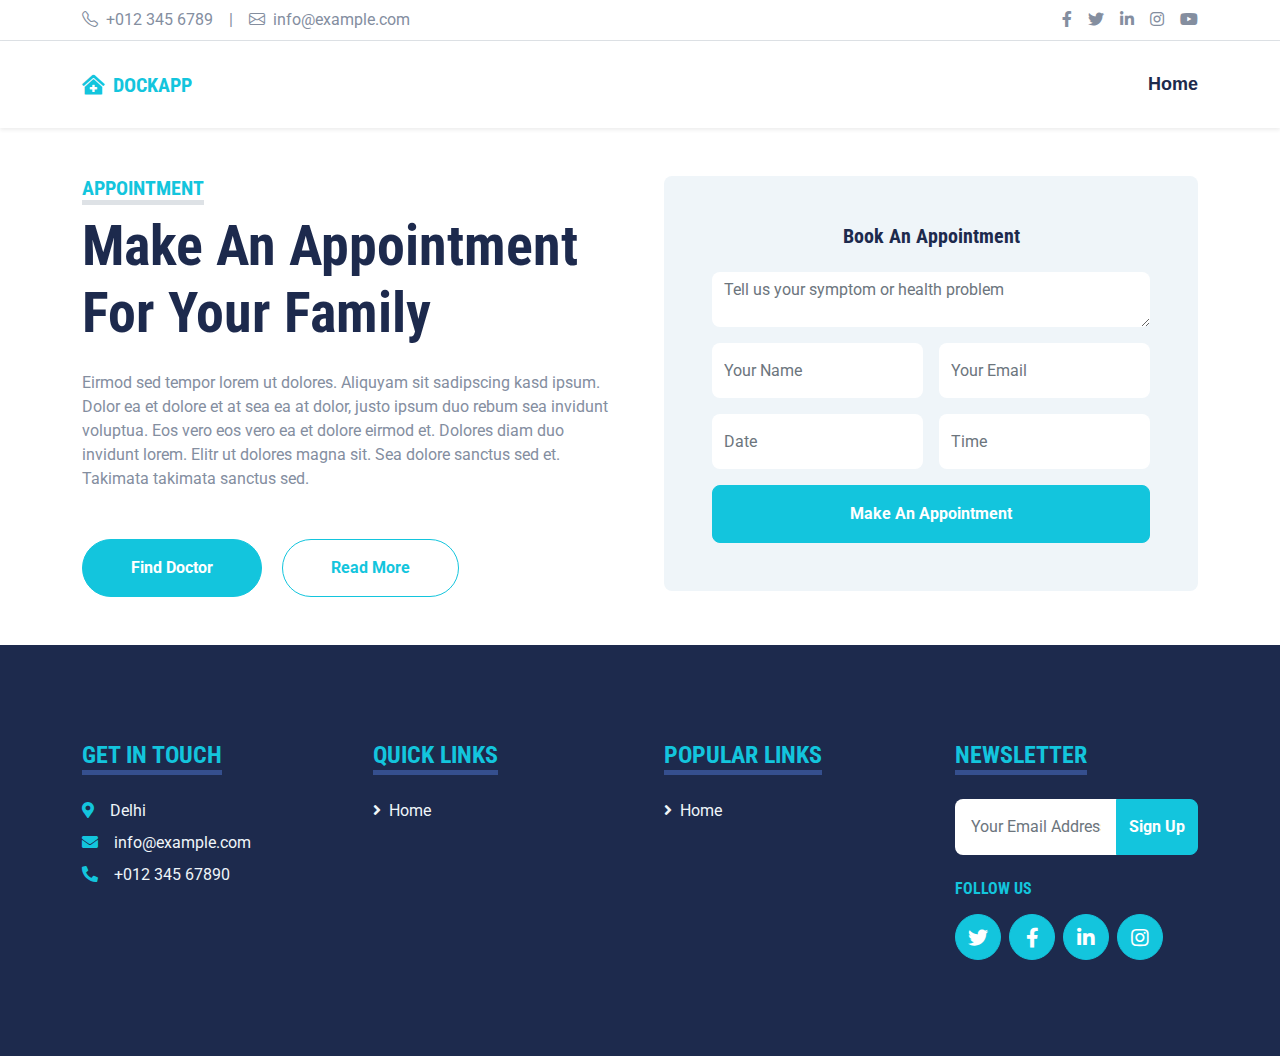
<file: hospital-website-template/appointment.html>
<!DOCTYPE html>
<html lang="en">

<head>
    <meta charset="utf-8">
    <title>DockApp - Hospital Website Template</title>
    <meta content="width=device-width, initial-scale=1.0" name="viewport">
    <meta content="Free HTML Templates" name="keywords">
    <meta content="Free HTML Templates" name="description">

    <!-- Favicon -->
    <link href="img/favicon.ico" rel="icon">

    <!-- Google Web Fonts -->
    <link rel="preconnect" href="https://fonts.gstatic.com">
    <link href="https://fonts.googleapis.com/css2?family=Roboto+Condensed:wght@400;700&family=Roboto:wght@400;700&display=swap" rel="stylesheet">  

    <!-- Icon Font Stylesheet -->
    <link href="https://cdnjs.cloudflare.com/ajax/libs/font-awesome/5.15.0/css/all.min.css" rel="stylesheet">
    <link href="https://cdn.jsdelivr.net/npm/bootstrap-icons@1.4.1/font/bootstrap-icons.css" rel="stylesheet">

    <!-- Libraries Stylesheet -->
    <link href="lib/owlcarousel/assets/owl.carousel.min.css" rel="stylesheet">
    <link href="lib/tempusdominus/css/tempusdominus-bootstrap-4.min.css" rel="stylesheet" />

    <!-- Customized Bootstrap Stylesheet -->
    <link href="css/bootstrap.min.css" rel="stylesheet">

    <!-- Template Stylesheet -->
    <link href="css/style.css" rel="stylesheet">
</head>

<body>
    <!-- Topbar Start -->
    <div class="container-fluid py-2 border-bottom d-none d-lg-block">
        <div class="container">
            <div class="row">
                <div class="col-md-6 text-center text-lg-start mb-2 mb-lg-0">
                    <div class="d-inline-flex align-items-center">
                        <a class="text-decoration-none text-body pe-3" href=""><i class="bi bi-telephone me-2"></i>+012 345 6789</a>
                        <span class="text-body">|</span>
                        <a class="text-decoration-none text-body px-3" href=""><i class="bi bi-envelope me-2"></i>info@example.com</a>
                    </div>
                </div>
                <div class="col-md-6 text-center text-lg-end">
                    <div class="d-inline-flex align-items-center">
                        <a class="text-body px-2" href="">
                            <i class="fab fa-facebook-f"></i>
                        </a>
                        <a class="text-body px-2" href="">
                            <i class="fab fa-twitter"></i>
                        </a>
                        <a class="text-body px-2" href="">
                            <i class="fab fa-linkedin-in"></i>
                        </a>
                        <a class="text-body px-2" href="">
                            <i class="fab fa-instagram"></i>
                        </a>
                        <a class="text-body ps-2" href="">
                            <i class="fab fa-youtube"></i>
                        </a>
                    </div>
                </div>
            </div>
        </div>
    </div>
    <!-- Topbar End -->


    <!-- Navbar Start -->
    <div class="container-fluid sticky-top bg-white shadow-sm mb-5">
        <div class="container">
            <nav class="navbar navbar-expand-lg bg-white navbar-light py-3 py-lg-0">
                <a href="index.html" class="navbar-brand">
                    <h1 class="m-0 text-uppercase text-primary"><i class="fa fa-clinic-medical me-2"></i>DockApp</h1>
                </a>
                <button class="navbar-toggler" type="button" data-bs-toggle="collapse" data-bs-target="#navbarCollapse">
                    <span class="navbar-toggler-icon"></span>
                </button>
                <div class="collapse navbar-collapse" id="navbarCollapse">
                    <div class="navbar-nav ms-auto py-0">
                        <a href="index.html" class="nav-item nav-link">Home</a>
                    </div>
                </div>
            </nav>
        </div>
    </div>
    <!-- Navbar End -->


    <!-- Appointment Start -->
    <div class="container-fluid">
        <div class="container">
            <div class="row gx-5">
                <div class="col-lg-6 mb-5 mb-lg-0">
                    <div class="mb-4">
                        <h5 class="d-inline-block text-primary text-uppercase border-bottom border-5">Appointment</h5>
                        <h1 class="display-4">Make An Appointment For Your Family</h1>
                    </div>
                    <p class="mb-5">Eirmod sed tempor lorem ut dolores. Aliquyam sit sadipscing kasd ipsum. Dolor ea et dolore et at sea ea at dolor, justo ipsum duo rebum sea invidunt voluptua. Eos vero eos vero ea et dolore eirmod et. Dolores diam duo invidunt lorem. Elitr ut dolores magna sit. Sea dolore sanctus sed et. Takimata takimata sanctus sed.</p>
                    <a class="btn btn-primary rounded-pill py-3 px-5 me-3" href="">Find Doctor</a>
                    <a class="btn btn-outline-primary rounded-pill py-3 px-5" href="">Read More</a>
                </div>
                <div class="col-lg-6">
                    <div class="bg-light text-center rounded p-5">
                        <h1 class="mb-4">Book An Appointment</h1>
                        <form>
                            <div class="row g-3">
                                <div class="col-12">
                                    <textarea class="form-control bg-white border-0" placeholder="Tell us your symptom or health problem" style="height: 55px;"></textarea> 
                                </div>
                                <div class="col-12 col-sm-6">
                                    <input type="text" class="form-control bg-white border-0" placeholder="Your Name" style="height: 55px;">
                                </div>
                                <div class="col-12 col-sm-6">
                                    <input type="email" class="form-control bg-white border-0" placeholder="Your Email" style="height: 55px;">
                                </div>
                                <div class="col-12 col-sm-6">
                                    <div class="date" id="date" data-target-input="nearest">
                                        <input type="text"
                                            class="form-control bg-white border-0 datetimepicker-input"
                                            placeholder="Date" data-target="#date" data-toggle="datetimepicker" style="height: 55px;">
                                    </div>
                                </div>
                                <div class="col-12 col-sm-6">
                                    <div class="time" id="time" data-target-input="nearest">
                                        <input type="text"
                                            class="form-control bg-white border-0 datetimepicker-input"
                                            placeholder="Time" data-target="#time" data-toggle="datetimepicker" style="height: 55px;">
                                    </div>
                                </div>
                                <div class="col-12">
                                    
                                    <a href="Doctor.html" class="btn btn-primary w-100 py-3" type="submit">Make An Appointment</a>
                                </div>
                            </div>
                        </form>
                    </div>
                </div>
            </div>
        </div>
    </div>
    <!-- Appointment End -->


    <!-- Footer Start -->
    <div class="container-fluid bg-dark text-light mt-5 py-5">
        <div class="container py-5">
            <div class="row g-5">
                <div class="col-lg-3 col-md-6">
                    <h4 class="d-inline-block text-primary text-uppercase border-bottom border-5 border-secondary mb-4">Get In Touch</h4>
                    <p class="mb-2"><i class="fa fa-map-marker-alt text-primary me-3"></i>Delhi</p>
                    <p class="mb-2"><i class="fa fa-envelope text-primary me-3"></i>info@example.com</p>
                    <p class="mb-0"><i class="fa fa-phone-alt text-primary me-3"></i>+012 345 67890</p>
                </div>
                <div class="col-lg-3 col-md-6">
                    <h4 class="d-inline-block text-primary text-uppercase border-bottom border-5 border-secondary mb-4">Quick Links</h4>
                    <div class="d-flex flex-column justify-content-start">
                        <a class="text-light mb-2" href="#"><i class="fa fa-angle-right me-2"></i>Home</a>
                    </div>
                </div>
                <div class="col-lg-3 col-md-6">
                    <h4 class="d-inline-block text-primary text-uppercase border-bottom border-5 border-secondary mb-4">Popular Links</h4>
                    <div class="d-flex flex-column justify-content-start">
                        <a class="text-light mb-2" href="#"><i class="fa fa-angle-right me-2"></i>Home</a>
                    </div>
                </div>
                <div class="col-lg-3 col-md-6">
                    <h4 class="d-inline-block text-primary text-uppercase border-bottom border-5 border-secondary mb-4">Newsletter</h4>
                    <form action="">
                        <div class="input-group">
                            <input type="text" class="form-control p-3 border-0" placeholder="Your Email Address">
                            <button class="btn btn-primary">Sign Up</button>
                        </div>
                    </form>
                    <h6 class="text-primary text-uppercase mt-4 mb-3">Follow Us</h6>
                    <div class="d-flex">
                        <a class="btn btn-lg btn-primary btn-lg-square rounded-circle me-2" href="#"><i class="fab fa-twitter"></i></a>
                        <a class="btn btn-lg btn-primary btn-lg-square rounded-circle me-2" href="#"><i class="fab fa-facebook-f"></i></a>
                        <a class="btn btn-lg btn-primary btn-lg-square rounded-circle me-2" href="#"><i class="fab fa-linkedin-in"></i></a>
                        <a class="btn btn-lg btn-primary btn-lg-square rounded-circle" href="#"><i class="fab fa-instagram"></i></a>
                    </div>
                </div>
            </div>
        </div>
    </div>
    <!-- Footer End -->


    <!-- Back to Top -->
    <a href="#" class="btn btn-lg btn-primary btn-lg-square back-to-top"><i class="bi bi-arrow-up"></i></a>


    <!-- JavaScript Libraries -->
    <script src="https://code.jquery.com/jquery-3.4.1.min.js"></script>
    <script src="https://cdn.jsdelivr.net/npm/bootstrap@5.0.0/dist/js/bootstrap.bundle.min.js"></script>
    <script src="lib/easing/easing.min.js"></script>
    <script src="lib/waypoints/waypoints.min.js"></script>
    <script src="lib/owlcarousel/owl.carousel.min.js"></script>
    <script src="lib/tempusdominus/js/moment.min.js"></script>
    <script src="lib/tempusdominus/js/moment-timezone.min.js"></script>
    <script src="lib/tempusdominus/js/tempusdominus-bootstrap-4.min.js"></script>

    <!-- Template Javascript -->
    <script src="js/main.js"></script>
</body>

</html>
</file>
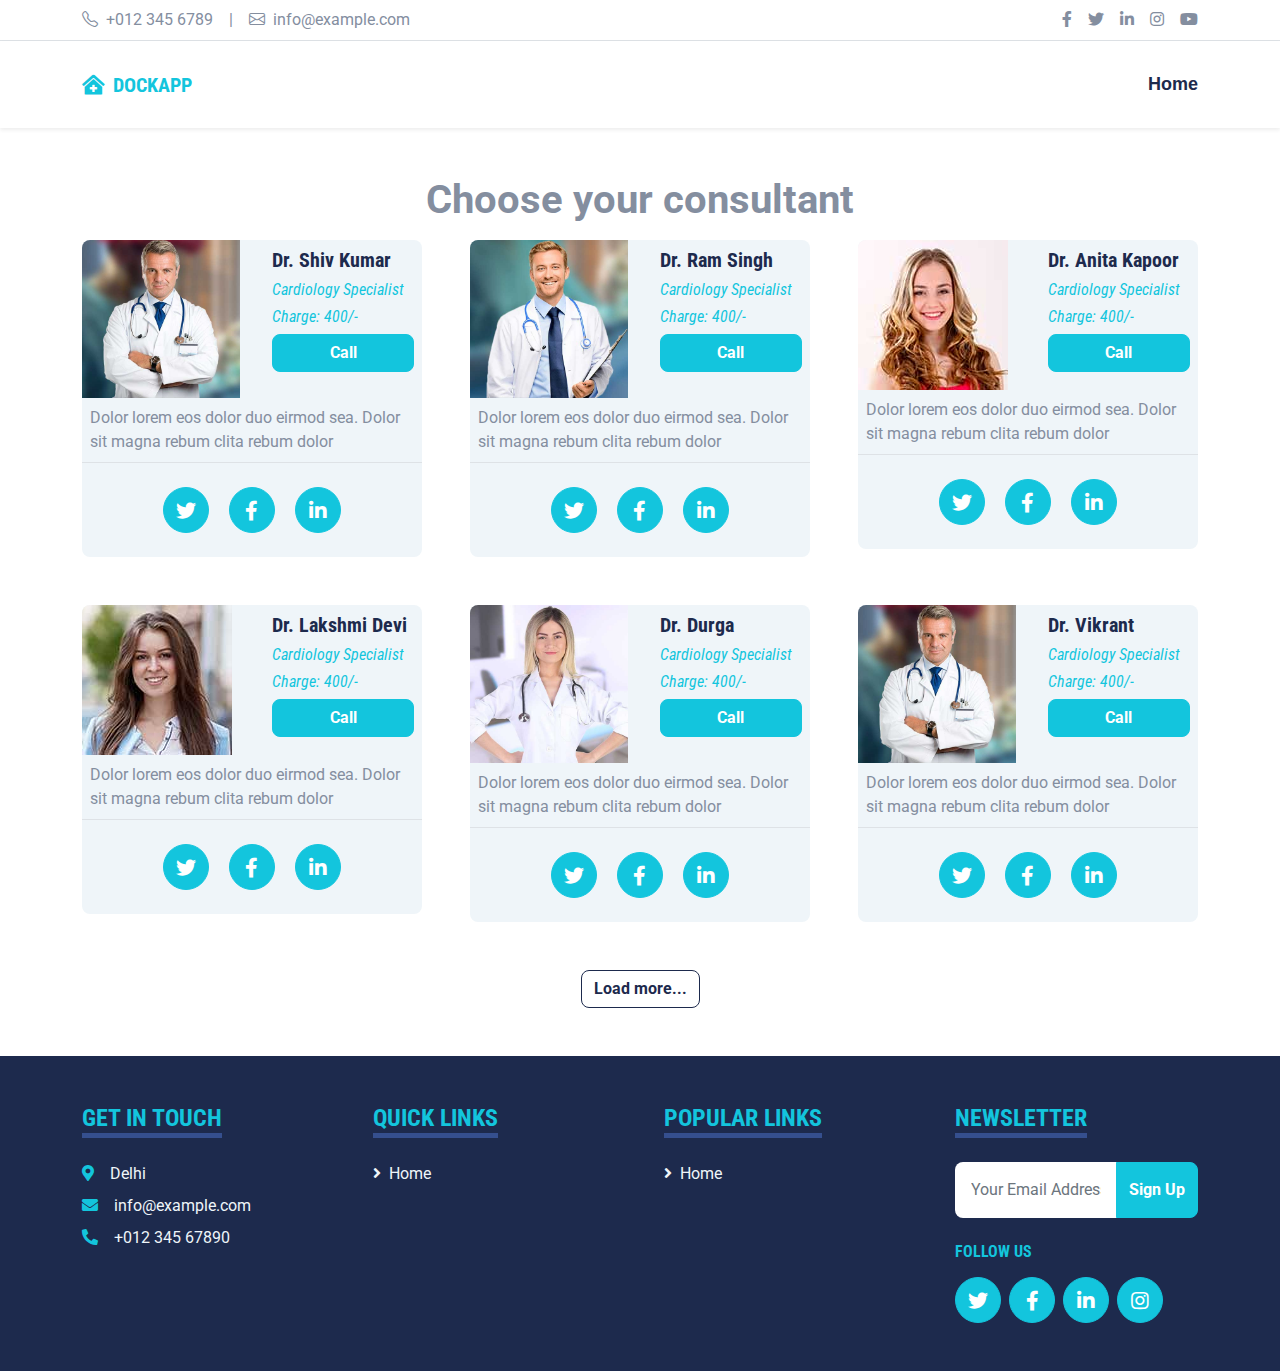
<file: hospital-website-template/Doctor.html>
<!DOCTYPE html>
<html lang="en">

<head>
    <meta charset="utf-8">
    <title>DockApp - Hospital Website Template</title>
    <meta content="width=device-width, initial-scale=1.0" name="viewport">

    <!-- Favicon -->
    <link href="img/favicon.ico" rel="icon">

    <!-- Google Web Fonts -->
    <link rel="preconnect" href="https://fonts.gstatic.com">
    <link href="https://fonts.googleapis.com/css2?family=Roboto+Condensed:wght@400;700&family=Roboto:wght@400;700&display=swap" rel="stylesheet">  

    <!-- Icon Font Stylesheet -->
    <link href="https://cdnjs.cloudflare.com/ajax/libs/font-awesome/5.15.0/css/all.min.css" rel="stylesheet">
    <link href="https://cdn.jsdelivr.net/npm/bootstrap-icons@1.4.1/font/bootstrap-icons.css" rel="stylesheet">

    <!-- Libraries Stylesheet -->
    <link href="lib/owlcarousel/assets/owl.carousel.min.css" rel="stylesheet">
    <link href="lib/tempusdominus/css/tempusdominus-bootstrap-4.min.css" rel="stylesheet" />

    <!-- Customized Bootstrap Stylesheet -->
    <link href="css/bootstrap.min.css" rel="stylesheet">

    <!-- Template Stylesheet -->
    <link href="css/style.css" rel="stylesheet">
</head>

<body>
    <!-- Topbar Start -->
    <div class="container-fluid py-2 border-bottom d-none d-lg-block">
        <div class="container">
            <div class="row">
                <div class="col-md-6 text-center text-lg-start mb-2 mb-lg-0">
                    <div class="d-inline-flex align-items-center">
                        <a class="text-decoration-none text-body pe-3" href=""><i class="bi bi-telephone me-2"></i>+012 345 6789</a>
                        <span class="text-body">|</span>
                        <a class="text-decoration-none text-body px-3" href=""><i class="bi bi-envelope me-2"></i>info@example.com</a>
                    </div>
                </div>
                <div class="col-md-6 text-center text-lg-end">
                    <div class="d-inline-flex align-items-center">
                        <a class="text-body px-2" href="">
                            <i class="fab fa-facebook-f"></i>
                        </a>
                        <a class="text-body px-2" href="">
                            <i class="fab fa-twitter"></i>
                        </a>
                        <a class="text-body px-2" href="">
                            <i class="fab fa-linkedin-in"></i>
                        </a>
                        <a class="text-body px-2" href="">
                            <i class="fab fa-instagram"></i>
                        </a>
                        <a class="text-body ps-2" href="">
                            <i class="fab fa-youtube"></i>
                        </a>
                    </div>
                </div>
            </div>
        </div>
    </div>
    <!-- Topbar End -->


    <!-- Navbar Start -->
    <div class="container-fluid sticky-top bg-white shadow-sm mb-5">
        <div class="container">
            <nav class="navbar navbar-expand-lg bg-white navbar-light py-3 py-lg-0">
                <a href="index.html" class="navbar-brand">
                    <h1 class="m-0 text-uppercase text-primary"><i class="fa fa-clinic-medical me-2"></i>DockApp</h1>
                </a>
                <button class="navbar-toggler" type="button" data-bs-toggle="collapse" data-bs-target="#navbarCollapse">
                    <span class="navbar-toggler-icon"></span>
                </button>
                <div class="collapse navbar-collapse" id="navbarCollapse">
                    <div class="navbar-nav ms-auto py-0">
                        <a href="index.html" class="nav-item nav-link">Home</a>
                    </div>
                </div>
            </nav>
        </div>
    </div>
    <!-- Navbar End -->


    <!-- Doctor Start -->
    <div class="container-fluid">
        <div class="container">
            <div class="row gx-5">
                <p class="display-6 text-center mb-3">Choose your consultant</p>
                <div class="col-md-4">
                    <div class="g-0 bg-light rounded overflow-hidden">
                        <div class="row">
                            <div class="col h-100">
                                <img class="img-fluid h-100" src="img/team-1.jpg" style="object-fit: cover;">
                            </div>
                            <div class="col h-100 d-flex flex-column">
                                <div class="mt-auto p-2">
                                    <h5>Dr. Shiv Kumar</h5>
                                    <h6 class="fw-normal fst-italic text-primary">Cardiology Specialist</h6>
                                    <h6 class="fw-normal fst-italic text-primary">Charge: 400/-</h6>
                                    <a href="Payment.html" class="btn btn-primary w-100" type="submit">Call</a>

                                </div>  
                            </div>
                        </div>
                        <div class="row">
                            <div class="col h-100 d-flex flex-column">
                                <div class="mt-auto p-2">
                                    <p class="m-0">Dolor lorem eos dolor duo eirmod sea. Dolor sit magna rebum clita rebum dolor</p>
                                </div>
                                <div class="text-center mt-auto border-top p-4">
                                    <a class="btn btn-lg btn-primary btn-lg-square rounded-circle me-3" href="#"><i class="fab fa-twitter"></i></a>
                                    <a class="btn btn-lg btn-primary btn-lg-square rounded-circle me-3" href="#"><i class="fab fa-facebook-f"></i></a>
                                    <a class="btn btn-lg btn-primary btn-lg-square rounded-circle" href="#"><i class="fab fa-linkedin-in"></i></a>
                                </div>
                            </div>
                        </div>
                    </div>
                </div>  
                <div class="col-md-4">
                    <div class="g-0 bg-light rounded overflow-hidden">
                        <div class="row">
                            <div class="col h-100">
                                <img class="img-fluid h-100" src="img/team-2.jpg" style="object-fit: cover;">
                            </div>
                            <div class="col h-100 d-flex flex-column">
                                <div class="mt-auto p-2">   
                                    <h5>Dr. Ram Singh</h5>
                                    <h6 class="fw-normal fst-italic text-primary">Cardiology Specialist</h6>
                                    <h6 class="fw-normal fst-italic text-primary">Charge: 400/-</h6>
                                    <a href="Payment.html" class="btn btn-primary w-100" type="submit">Call</a>

                                </div>  
                            </div>
                        </div>
                        <div class="row">
                            <div class="col h-100 d-flex flex-column">
                                <div class="mt-auto p-2">
                                    <p class="m-0">Dolor lorem eos dolor duo eirmod sea. Dolor sit magna rebum clita rebum dolor</p>
                                </div>
                                <div class="text-center mt-auto border-top p-4">
                                    <a class="btn btn-lg btn-primary btn-lg-square rounded-circle me-3" href="#"><i class="fab fa-twitter"></i></a>
                                    <a class="btn btn-lg btn-primary btn-lg-square rounded-circle me-3" href="#"><i class="fab fa-facebook-f"></i></a>
                                    <a class="btn btn-lg btn-primary btn-lg-square rounded-circle" href="#"><i class="fab fa-linkedin-in"></i></a>
                                </div>
                            </div>
                        </div>
                    </div>
                </div>
                <div class="col-md-4">
                    <div class="g-0 bg-light rounded overflow-hidden">
                        <div class="row">
                            <div class="col h-100">
                                <img class="img-fluid h-100" src="img/testimonial-3.jpg" style="object-fit: cover;">
                            </div>
                            <div class="col h-100 d-flex flex-column">
                                <div class="mt-auto p-2">
                                    <h5>Dr. Anita Kapoor</h5>
                                    <h6 class="fw-normal fst-italic text-primary">Cardiology Specialist</h6>
                                    <h6 class="fw-normal fst-italic text-primary">Charge: 400/-</h6>
                                    <a href="Payment.html" class="btn btn-primary w-100" type="submit">Call</a>

                                </div>  
                            </div>
                        </div>
                        <div class="row">
                            <div class="col h-100 d-flex flex-column">
                                <div class="mt-auto p-2">
                                    <p class="m-0">Dolor lorem eos dolor duo eirmod sea. Dolor sit magna rebum clita rebum dolor</p>
                                </div>
                                <div class="text-center mt-auto border-top p-4">
                                    <a class="btn btn-lg btn-primary btn-lg-square rounded-circle me-3" href="#"><i class="fab fa-twitter"></i></a>
                                    <a class="btn btn-lg btn-primary btn-lg-square rounded-circle me-3" href="#"><i class="fab fa-facebook-f"></i></a>
                                    <a class="btn btn-lg btn-primary btn-lg-square rounded-circle" href="#"><i class="fab fa-linkedin-in"></i></a>
                                </div>
                            </div>
                        </div>
                    </div>
                </div>
                <div class="mt-5"></div>
                <div class="col-md-4">
                    <div class="g-0 bg-light rounded overflow-hidden">
                        <div class="row">
                            <div class="col h-100">
                                <img class="img-fluid h-100" src="img/testimonial-1.jpg" style="object-fit: cover;">
                            </div>
                            <div class="col h-100 d-flex flex-column">
                                <div class="mt-auto p-2">
                                    <h5>Dr. Lakshmi Devi</h5>
                                    <h6 class="fw-normal fst-italic text-primary">Cardiology Specialist</h6>
                                    <h6 class="fw-normal fst-italic text-primary">Charge: 400/-</h6>
                                    <a href="Payment.html" class="btn btn-primary w-100" type="submit">Call</a>

                                </div>  
                            </div>
                        </div>
                        <div class="row">
                            <div class="col h-100 d-flex flex-column">
                                <div class="mt-auto p-2">
                                    <p class="m-0">Dolor lorem eos dolor duo eirmod sea. Dolor sit magna rebum clita rebum dolor</p>
                                </div>
                                <div class="text-center mt-auto border-top p-4">
                                    <a class="btn btn-lg btn-primary btn-lg-square rounded-circle me-3" href="#"><i class="fab fa-twitter"></i></a>
                                    <a class="btn btn-lg btn-primary btn-lg-square rounded-circle me-3" href="#"><i class="fab fa-facebook-f"></i></a>
                                    <a class="btn btn-lg btn-primary btn-lg-square rounded-circle" href="#"><i class="fab fa-linkedin-in"></i></a>
                                </div>
                            </div>
                        </div>
                    </div>
                </div>
                <div class="col-md-4">
                    <div class="g-0 bg-light rounded overflow-hidden">
                        <div class="row">
                            <div class="col h-100">
                                <img class="img-fluid h-100" src="img/team-3.jpg" style="object-fit: cover;">
                            </div>
                            <div class="col h-100 d-flex flex-column">
                                <div class="mt-auto p-2">
                                    <h5>Dr. Durga</h5>
                                    <h6 class="fw-normal fst-italic text-primary">Cardiology Specialist</h6>
                                    <h6 class="fw-normal fst-italic text-primary">Charge: 400/-</h6>
                                    <a href="Payment.html" class="btn btn-primary w-100" type="submit">Call</a>

                                </div>  
                            </div>
                        </div>
                        <div class="row">
                            <div class="col h-100 d-flex flex-column">
                                <div class="mt-auto p-2">
                                    <p class="m-0">Dolor lorem eos dolor duo eirmod sea. Dolor sit magna rebum clita rebum dolor</p>
                                </div>
                                <div class="text-center mt-auto border-top p-4">
                                    <a class="btn btn-lg btn-primary btn-lg-square rounded-circle me-3" href="#"><i class="fab fa-twitter"></i></a>
                                    <a class="btn btn-lg btn-primary btn-lg-square rounded-circle me-3" href="#"><i class="fab fa-facebook-f"></i></a>
                                    <a class="btn btn-lg btn-primary btn-lg-square rounded-circle" href="#"><i class="fab fa-linkedin-in"></i></a>
                                </div>
                            </div>
                        </div>
                    </div>
                </div>
                <div class="col-md-4">
                    <div class="g-0 bg-light rounded overflow-hidden">
                        <div class="row">
                            <div class="col h-100">
                                <img class="img-fluid h-100" src="img/team-1.jpg" style="object-fit: cover;">
                            </div>
                            <div class="col h-100 d-flex flex-column">
                                <div class="mt-auto p-2">
                                    <h5>Dr. Vikrant</h5>
                                    <h6 class="fw-normal fst-italic text-primary">Cardiology Specialist</h6>
                                    <h6 class="fw-normal fst-italic text-primary">Charge: 400/-</h6>
                                    <a href="Payment.html" class="btn btn-primary w-100" type="submit">Call</a>

                                </div>  
                            </div>
                        </div>
                        <div class="row">
                            <div class="col h-100 d-flex flex-column">
                                <div class="mt-auto p-2">
                                    <p class="m-0">Dolor lorem eos dolor duo eirmod sea. Dolor sit magna rebum clita rebum dolor</p>
                                </div>
                                <div class="text-center mt-auto border-top p-4">
                                    <a class="btn btn-lg btn-primary btn-lg-square rounded-circle me-3" href="#"><i class="fab fa-twitter"></i></a>
                                    <a class="btn btn-lg btn-primary btn-lg-square rounded-circle me-3" href="#"><i class="fab fa-facebook-f"></i></a>
                                    <a class="btn btn-lg btn-primary btn-lg-square rounded-circle" href="#"><i class="fab fa-linkedin-in"></i></a>
                                </div>
                            </div>
                        </div>
                    </div>
                </div>
                
                <div class="mt-5"></div>
                <div class="col text-center">
                    <button class="btn btn-outline-dark" type="submit">Load more...</button>
                </div>
            </div>
        </div>
    </div>
    <!-- Doctor End -->

    <!-- Footer Start -->
    <div class="container-fluid bg-dark text-light mt-5 py-5">
        <div class="container">
            <div class="row g-5">
                <div class="col-lg-3 col-md-6">
                    <h4 class="d-inline-block text-primary text-uppercase border-bottom border-5 border-secondary mb-4">Get In Touch</h4>
                    <p class="mb-2"><i class="fa fa-map-marker-alt text-primary me-3"></i>Delhi</p>
                    <p class="mb-2"><i class="fa fa-envelope text-primary me-3"></i>info@example.com</p>
                    <p class="mb-0"><i class="fa fa-phone-alt text-primary me-3"></i>+012 345 67890</p>
                </div>
                <div class="col-lg-3 col-md-6">
                    <h4 class="d-inline-block text-primary text-uppercase border-bottom border-5 border-secondary mb-4">Quick Links</h4>
                    <div class="d-flex flex-column justify-content-start">
                        <a class="text-light mb-2" href="#"><i class="fa fa-angle-right me-2"></i>Home</a>
                    </div>
                </div>
                <div class="col-lg-3 col-md-6">
                    <h4 class="d-inline-block text-primary text-uppercase border-bottom border-5 border-secondary mb-4">Popular Links</h4>
                    <div class="d-flex flex-column justify-content-start">
                        <a class="text-light mb-2" href="#"><i class="fa fa-angle-right me-2"></i>Home</a>
                    </div>
                </div>
                <div class="col-lg-3 col-md-6">
                    <h4 class="d-inline-block text-primary text-uppercase border-bottom border-5 border-secondary mb-4">Newsletter</h4>
                    <form action="">
                        <div class="input-group">
                            <input type="text" class="form-control p-3 border-0" placeholder="Your Email Address">
                            <button class="btn btn-primary">Sign Up</button>
                        </div>
                    </form>
                    <h6 class="text-primary text-uppercase mt-4 mb-3">Follow Us</h6>
                    <div class="d-flex">
                        <a class="btn btn-lg btn-primary btn-lg-square rounded-circle me-2" href="#"><i class="fab fa-twitter"></i></a>
                        <a class="btn btn-lg btn-primary btn-lg-square rounded-circle me-2" href="#"><i class="fab fa-facebook-f"></i></a>
                        <a class="btn btn-lg btn-primary btn-lg-square rounded-circle me-2" href="#"><i class="fab fa-linkedin-in"></i></a>
                        <a class="btn btn-lg btn-primary btn-lg-square rounded-circle" href="#"><i class="fab fa-instagram"></i></a>
                    </div>
                </div>
            </div>
        </div>
    </div>
    <!-- Footer End -->


    <!-- Back to Top -->
    <a href="#" class="btn btn-lg btn-primary btn-lg-square back-to-top"><i class="bi bi-arrow-up"></i></a>


    <!-- JavaScript Libraries -->
    <script src="https://code.jquery.com/jquery-3.4.1.min.js"></script>
    <script src="https://cdn.jsdelivr.net/npm/bootstrap@5.0.0/dist/js/bootstrap.bundle.min.js"></script>
    <script src="lib/easing/easing.min.js"></script>
    <script src="lib/waypoints/waypoints.min.js"></script>
    <script src="lib/owlcarousel/owl.carousel.min.js"></script>
    <script src="lib/tempusdominus/js/moment.min.js"></script>
    <script src="lib/tempusdominus/js/moment-timezone.min.js"></script>
    <script src="lib/tempusdominus/js/tempusdominus-bootstrap-4.min.js"></script>

    <!-- Template Javascript -->
    <script src="js/main.js"></script>
</body>

</html>
</file>
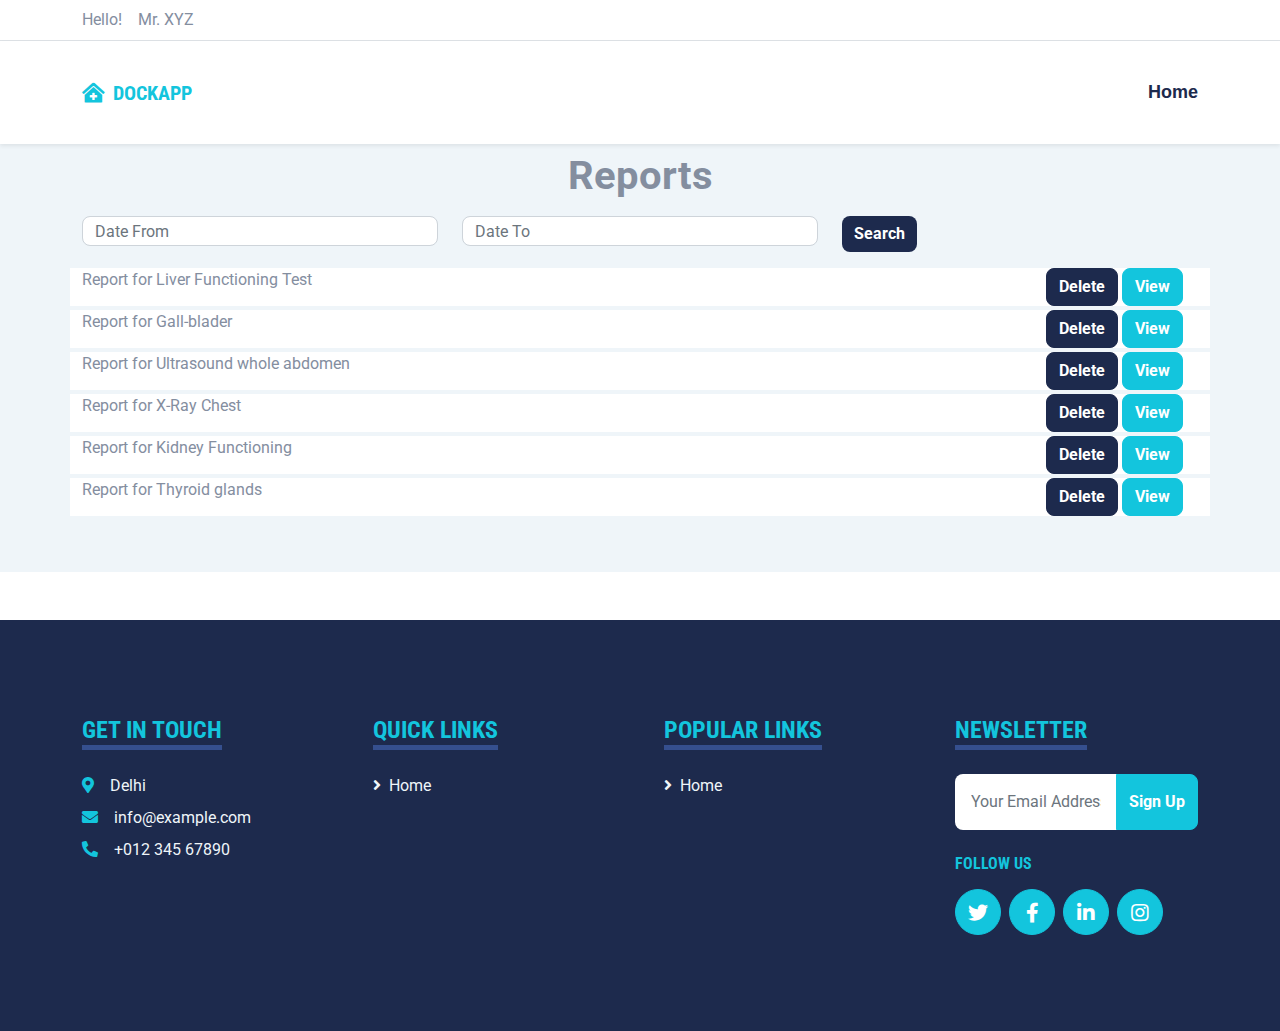
<file: hospital-website-template/HealthRecords.html>
<!DOCTYPE html>
<html lang="en">

<head>
    <meta charset="utf-8">
    <title>DockApp - Hospital Website Template</title>
    <meta content="width=device-width, initial-scale=1.0" name="viewport">
    <meta content="Free HTML Templates" name="keywords">
    <meta content="Free HTML Templates" name="description">

    <!-- Favicon -->
    <link href="img/favicon.ico" rel="icon">

    <!-- Google Web Fonts -->
    <link rel="preconnect" href="https://fonts.gstatic.com">
    <link href="https://fonts.googleapis.com/css2?family=Roboto+Condensed:wght@400;700&family=Roboto:wght@400;700&display=swap" rel="stylesheet">  

    <!-- Icon Font Stylesheet -->
    <link href="https://cdnjs.cloudflare.com/ajax/libs/font-awesome/5.15.0/css/all.min.css" rel="stylesheet">
    <link href="https://cdn.jsdelivr.net/npm/bootstrap-icons@1.4.1/font/bootstrap-icons.css" rel="stylesheet">

    <!-- Libraries Stylesheet -->
    <link href="lib/owlcarousel/assets/owl.carousel.min.css" rel="stylesheet">
    <link href="lib/tempusdominus/css/tempusdominus-bootstrap-4.min.css" rel="stylesheet" />

    <!-- Customized Bootstrap Stylesheet -->
    <link href="css/bootstrap.min.css" rel="stylesheet">

    <!-- Template Stylesheet -->
    <link href="css/style.css" rel="stylesheet">
</head>

<body>
    <!-- Topbar Start -->
    <div class="container-fluid py-2 border-bottom d-none d-lg-block">
        <div class="container">
            <div class="row">
                <div class="col-md-6 text-center text-lg-start mb-2 mb-lg-0">
                    <div class="d-inline-flex align-items-center">
                        <a class="text-decoration-none text-body pe-3" href="">Hello!</a>
                        <a class="text-decoration-none text-body" href="">Mr. XYZ</a>
                    </div>
                </div>
            </div>
        </div>
    </div>
    <!-- Topbar End -->


    <!-- Navbar Start -->
    <div class="container-fluid sticky-top bg-white shadow-sm">
        <div class="container">
            <nav class="navbar navbar-expand bg-white navbar-light">
                <a href="index.html" class="navbar-brand">
                    <h1 class="m-0 text-uppercase text-primary"><i class="fa fa-clinic-medical me-2"></i>DockApp</h1>
                </a>
                <button class="navbar-toggler" type="button" data-bs-toggle="collapse" data-bs-target="#navbarCollapse">
                    <span class="navbar-toggler-icon"></span>
                </button>
                <div class="collapse navbar-collapse" id="navbarCollapse">
                    <div class="navbar-nav ms-auto">
                        <a href="index.html" class="nav-item nav-link">Home</a>
                    </div>
                </div>
            </nav>
        </div>
    </div>
    <!-- Navbar End -->


    <!-- About Start -->
    <div class="container-fluid bg-light py-2">
        <div class="container">

        
            <div class="d-flex align-items-center justify-content-center">
                <p class="display-6">Reports</p>
            </div>
            
            <div class="row gx-5 mb-3">
                <div class="w-100 d-flex">
                    <div class="d-flex flex-column w-100">
                        <div class="row">
                            <div class="col-4">
                                <div class="date" id="date" data-target-input="nearest">
                                    <input type="text"
                                        class="form-control bg-white border-1 datetimepicker-input"
                                        placeholder="Date From" data-target="#date" data-toggle="datetimepicker" style="height: 30px;">
                                </div>
                            </div>
                            <div class="col-4">
                                <div class="date" id="date" data-target-input="nearest">
                                    <input type="text"
                                        class="form-control bg-white border-1 datetimepicker-input"
                                        placeholder="Date To" data-target="#date" data-toggle="datetimepicker" style="height: 30px;">
                                </div>
                            </div>
                            <div class="col-3">
                                <div class="">
                                    <button class="float-right btn btn-dark border-0 ml-1">Search</button>
                                </div>
                            </div>
                        </div>  
                    </div>
                    
                </div>
            </div>
            <div class="row my-1 flex-mobile">
                <div class="col-10 bg-white">
                    <p class="mb-0">Report for Liver Functioning Test</p>
                </div>
                <div class="col-sm-2 bg-white my-md-0 my-2 text-center">
                            <button class="btn btn-dark" type="submit">Delete</button>
                            <button class="btn btn-primary" type="submit">View</button>
                </div>
            </div>
            <div class="row my-1 bg-white">
                <div class="col-10">
                    <p class="mb-0">Report for Gall-blader</p>
                </div>
                <div class="col-sm-2 bg-white my-md-0 my-2 text-center">
                            <button class="btn btn-dark" type="submit">Delete</button>
                            <button class="btn btn-primary" type="submit">View</button>
                        
                </div>
            </div>
            <div class="row my-1 bg-white">
                <div class="col-10">
                    <p class="mb-0">Report for Ultrasound whole abdomen</p>
                </div>
                <div class="col-sm-2 bg-white my-md-0 my-2 text-center">
                            <button class="btn btn-dark" type="submit">Delete</button>
                            <button class="btn btn-primary" type="submit">View</button>
                        
                </div>
            </div>
            <div class="row my-1 bg-white">
                <div class="col-10">
                    <p class="mb-0">Report for X-Ray Chest</p>
                </div>
                <div class="col-sm-2 bg-white my-md-0 my-2 text-center">
                            <button class="btn btn-dark" type="submit">Delete</button>
                            <button class="btn btn-primary" type="submit">View</button>
                        
                </div>
            </div>
            <div class="row my-1 bg-white">
                <div class="col-10">
                    <p class="mb-0">Report for Kidney Functioning</p>
                </div>
                <div class="col-sm-2 bg-white my-md-0 my-2 text-center">
                            <button class="btn btn-dark" type="submit">Delete</button>
                            <button class="btn btn-primary" type="submit">View</button>
                       
                </div>
            </div>
            <div class="row mb-5 bg-white">
                <div class="col-10">
                    <p class="mb-0">Report for Thyroid glands</p>
                </div>
                <div class="col-sm-2 bg-white my-md-0 my-2 text-center">
                            <button class="btn btn-dark" type="submit">Delete</button>
                            <button class="btn btn-primary" type="submit">View</button>
                        
                </div>
            </div>
        </div>
    </div>
    <!-- About End -->

    <!-- Footer Start -->
    <div class="container-fluid bg-dark text-light mt-5 py-5">
        <div class="container py-5">
            <div class="row g-5">
                <div class="col-lg-3 col-md-6">
                    <h4 class="d-inline-block text-primary text-uppercase border-bottom border-5 border-secondary mb-4">Get In Touch</h4>
                    <p class="mb-2"><i class="fa fa-map-marker-alt text-primary me-3"></i>Delhi</p>
                    <p class="mb-2"><i class="fa fa-envelope text-primary me-3"></i>info@example.com</p>
                    <p class="mb-0"><i class="fa fa-phone-alt text-primary me-3"></i>+012 345 67890</p>
                </div>
                <div class="col-lg-3 col-md-6">
                    <h4 class="d-inline-block text-primary text-uppercase border-bottom border-5 border-secondary mb-4">Quick Links</h4>
                    <div class="d-flex flex-column justify-content-start">
                        <a class="text-light mb-2" href="#"><i class="fa fa-angle-right me-2"></i>Home</a>
                    </div>
                </div>
                <div class="col-lg-3 col-md-6">
                    <h4 class="d-inline-block text-primary text-uppercase border-bottom border-5 border-secondary mb-4">Popular Links</h4>
                    <div class="d-flex flex-column justify-content-start">
                        <a class="text-light mb-2" href="#"><i class="fa fa-angle-right me-2"></i>Home</a>
                    </div>
                </div>
                <div class="col-lg-3 col-md-6">
                    <h4 class="d-inline-block text-primary text-uppercase border-bottom border-5 border-secondary mb-4">Newsletter</h4>
                    <form action="">
                        <div class="input-group">
                            <input type="text" class="form-control p-3 border-0" placeholder="Your Email Address">
                            <button class="btn btn-primary">Sign Up</button>
                        </div>
                    </form>
                    <h6 class="text-primary text-uppercase mt-4 mb-3">Follow Us</h6>
                    <div class="d-flex">
                        <a class="btn btn-lg btn-primary btn-lg-square rounded-circle me-2" href="#"><i class="fab fa-twitter"></i></a>
                        <a class="btn btn-lg btn-primary btn-lg-square rounded-circle me-2" href="#"><i class="fab fa-facebook-f"></i></a>
                        <a class="btn btn-lg btn-primary btn-lg-square rounded-circle me-2" href="#"><i class="fab fa-linkedin-in"></i></a>
                        <a class="btn btn-lg btn-primary btn-lg-square rounded-circle" href="#"><i class="fab fa-instagram"></i></a>
                    </div>
                </div>
            </div>
        </div>
    </div>
    <!-- Footer End -->


    <!-- Back to Top -->
    <a href="#" class="btn btn-lg btn-primary btn-lg-square back-to-top"><i class="bi bi-arrow-up"></i></a>


    <!-- JavaScript Libraries -->
    <script src="https://code.jquery.com/jquery-3.4.1.min.js"></script>
    <script src="https://cdn.jsdelivr.net/npm/bootstrap@5.0.0/dist/js/bootstrap.bundle.min.js"></script>
    <script src="lib/easing/easing.min.js"></script>
    <script src="lib/waypoints/waypoints.min.js"></script>
    <script src="lib/owlcarousel/owl.carousel.min.js"></script>
    <script src="lib/tempusdominus/js/moment.min.js"></script>
    <script src="lib/tempusdominus/js/moment-timezone.min.js"></script>
    <script src="lib/tempusdominus/js/tempusdominus-bootstrap-4.min.js"></script>

    <!-- Template Javascript -->
    <script src="js/main.js"></script>
</body>

</html>
</file>
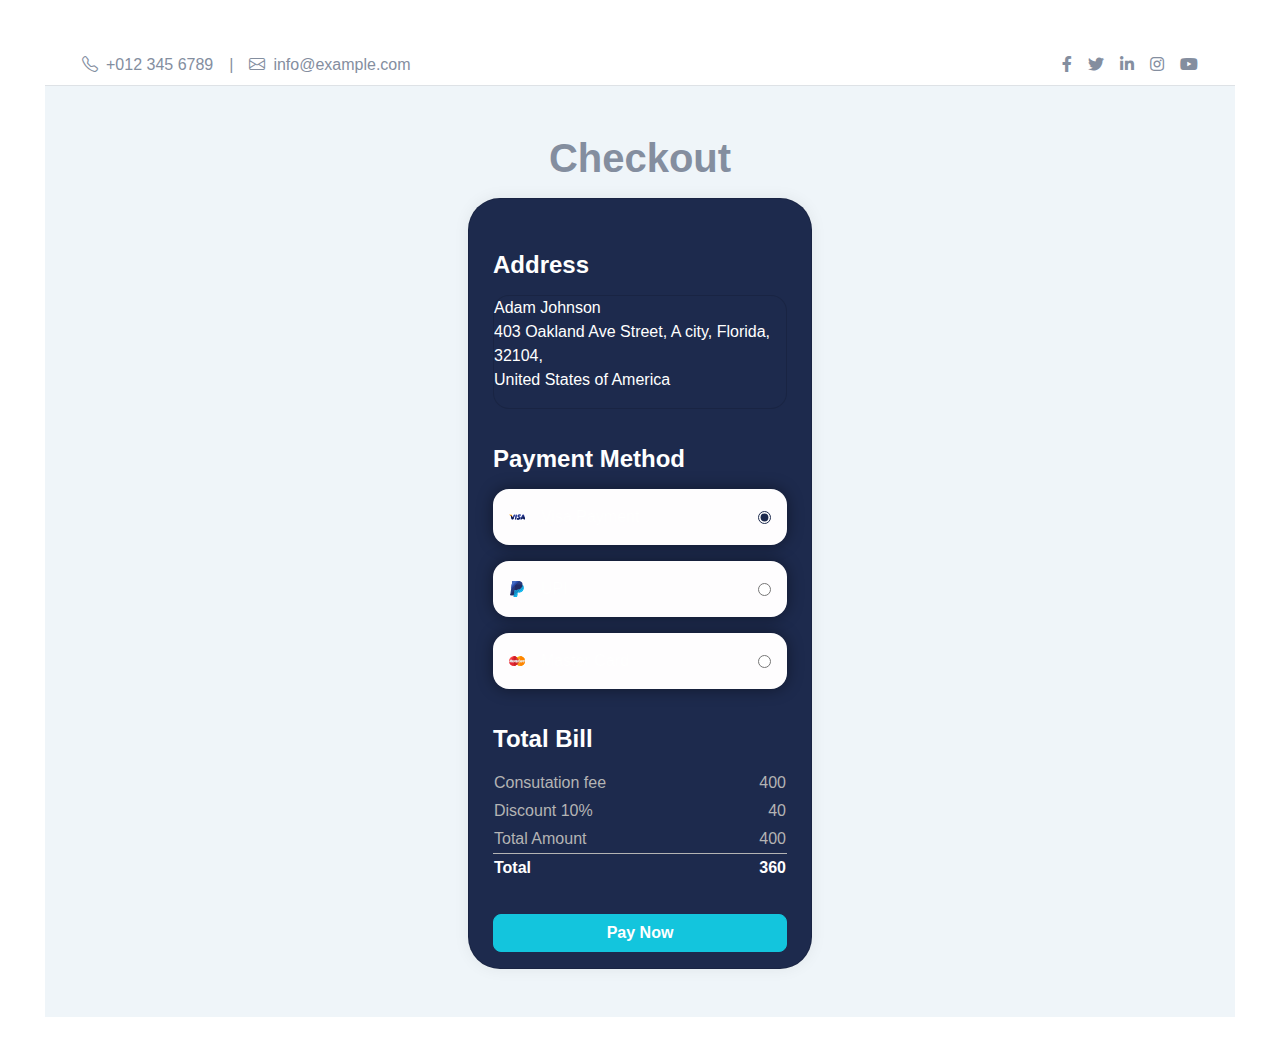
<file: hospital-website-template/Payment.html>
<!DOCTYPE html>
<html lang="en">

<head>
    <meta charset="utf-8">
    <title>DockApp - Hospital Website Template</title>
    <meta content="width=device-width, initial-scale=1.0" name="viewport">
    <meta content="Free HTML Templates" name="keywords">
    <meta content="Free HTML Templates" name="description">

    <!-- Favicon -->
    <link href="img/favicon.ico" rel="icon">

    <!-- Google Web Fonts -->
    <link rel="preconnect" href="https://fonts.gstatic.com">
    <link href="https://fonts.googleapis.com/css2?family=Roboto+Condensed:wght@400;700&family=Roboto:wght@400;700&display=swap" rel="stylesheet">  

    <!-- Icon Font Stylesheet -->
    <link href="https://cdnjs.cloudflare.com/ajax/libs/font-awesome/5.15.0/css/all.min.css" rel="stylesheet">
    <link href="https://cdn.jsdelivr.net/npm/bootstrap-icons@1.4.1/font/bootstrap-icons.css" rel="stylesheet">

    <!-- Libraries Stylesheet -->
    <link href="lib/owlcarousel/assets/owl.carousel.min.css" rel="stylesheet">
    <link href="lib/tempusdominus/css/tempusdominus-bootstrap-4.min.css" rel="stylesheet" />

    <!-- Customized Bootstrap Stylesheet -->
    <link href="css/bootstrap.min.css" rel="stylesheet">

    <!-- Template Stylesheet -->
    <link href="css/style.css" rel="stylesheet">
</head>

<body class="body_payment">
    <!-- Topbar Start -->
    <div class="container-fluid py-2 border-bottom d-none d-lg-block">
        <div class="container">
            <div class="row">
                <div class="col-md-6 text-center text-lg-start mb-2 mb-lg-0">
                    <div class="d-inline-flex align-items-center">
                        <a class="text-decoration-none text-body pe-3" href=""><i class="bi bi-telephone me-2"></i>+012 345 6789</a>
                        <span class="text-body">|</span>
                        <a class="text-decoration-none text-body px-3" href=""><i class="bi bi-envelope me-2"></i>info@example.com</a>
                    </div>
                </div>
                <div class="col-md-6 text-center text-lg-end">
                    <div class="d-inline-flex align-items-center">
                        <a class="text-body px-2" href="">
                            <i class="fab fa-facebook-f"></i>
                        </a>
                        <a class="text-body px-2" href="">
                            <i class="fab fa-twitter"></i>
                        </a>
                        <a class="text-body px-2" href="">
                            <i class="fab fa-linkedin-in"></i>
                        </a>
                        <a class="text-body px-2" href="">
                            <i class="fab fa-instagram"></i>
                        </a>
                        <a class="text-body ps-2" href="">
                            <i class="fab fa-youtube"></i>
                        </a>
                    </div>
                </div>
            </div>
        </div>
    </div>
    <!-- Topbar End -->
    <!-- Payment Start -->
    <div class="container-fluid py-5 bg-light">
       
            <div class="row gx-5 h-100 d-flex align-items-center justify-content-center">
              <div class="d-flex align-items-center justify-content-center">
                <p class="display-6">Checkout</p>
              </div>
                <div class="card iphone ">
                    <header class="header">
                      <h1>Checkout</h1>
                    </header>
                  
                    <form action="https://httpbin.org/post" class="form" method="POST">
                      <div class="col">
                        <legend>Address</legend>
                  
                        <div class="card bg-dark">
                          <address>
                            Adam Johnson<br />
                            403 Oakland Ave Street, A city, Florida, 32104,<br />
                            United States of America
                          </address>
                        </div>
                      </div>
                  
                      <fieldset>
                        <legend>Payment Method</legend>
                  
                        <div class="form__radios">
                          <div class="form__radio">
                            <label for="visa"><svg class="icon">
                                <use xlink:href="#icon-visa" />
                              </svg>Visa Payment</label>
                            <input checked id="visa" name="payment-method" type="radio" />
                          </div>
                  
                          <div class="form__radio">
                            <label for="paypal"><svg class="icon">
                                <use xlink:href="#icon-paypal" />
                              </svg>UPI</label>
                            <input id="paypal" name="payment-method" type="radio" />
                          </div>
                  
                          <div class="form__radio">
                            <label for="mastercard"><svg class="icon">
                                <use xlink:href="#icon-mastercard" />
                              </svg>Master Card</label>
                            <input id="mastercard" name="payment-method" type="radio" />
                          </div>
                        </div>
                      </fieldset>
                  
                      <div>
                        <legend>Total Bill</legend>
                  
                        <table>
                          <tbody>
                            <tr>
                              <td>Consutation fee</td>
                              <td align="right">400</td>
                            </tr>
                            <tr>
                              <td>Discount 10%</td>
                              <td align="right">40</td>
                            </tr>
                            <tr>
                              <td>Total Amount</td>
                              <td align="right">400</td>
                            </tr>
                          </tbody>
                          <tfoot>
                            <tr>
                              <td>Total</td>
                              <td align="right">360</td>
                            </tr>
                          </tfoot>
                        </table>
                      </div>
                  
                      <div>
                        <a href="HealthRecords.html" class="btn btn-primary w-100 mb-3" type="submit">
                          Pay Now</a>
                      </div>
                    </form>
                  </div>
                  
                  <svg xmlns="http://www.w3.org/2000/svg" style="display: none">
                  
                  
                    <symbol id="icon-mastercard" viewBox="0 0 504 504">
                      <path d="m504 252c0 83.2-67.2 151.2-151.2 151.2-83.2 0-151.2-68-151.2-151.2 0-83.2 67.2-151.2 150.4-151.2 84.8 0 152 68 152 151.2z" fill="#ffb600" />
                      <path d="m352.8 100.8c83.2 0 151.2 68 151.2 151.2 0 83.2-67.2 151.2-151.2 151.2-83.2 0-151.2-68-151.2-151.2" fill="#f7981d" />
                      <path d="m352.8 100.8c83.2 0 151.2 68 151.2 151.2 0 83.2-67.2 151.2-151.2 151.2" fill="#ff8500" />
                      <path d="m149.6 100.8c-82.4.8-149.6 68-149.6 151.2s67.2 151.2 151.2 151.2c39.2 0 74.4-15.2 101.6-39.2 5.6-4.8 10.4-10.4 15.2-16h-31.2c-4-4.8-8-10.4-11.2-15.2h53.6c3.2-4.8 6.4-10.4 8.8-16h-71.2c-2.4-4.8-4.8-10.4-6.4-16h83.2c4.8-15.2 8-31.2 8-48 0-11.2-1.6-21.6-3.2-32h-92.8c.8-5.6 2.4-10.4 4-16h83.2c-1.6-5.6-4-11.2-6.4-16h-70.4c2.4-5.6 5.6-10.4 8.8-16h53.6c-3.2-5.6-7.2-11.2-12-16h-29.6c4.8-5.6 9.6-10.4 15.2-15.2-26.4-24.8-62.4-39.2-101.6-39.2 0-1.6 0-1.6-.8-1.6z" fill="#ff5050" />
                      <path d="m0 252c0 83.2 67.2 151.2 151.2 151.2 39.2 0 74.4-15.2 101.6-39.2 5.6-4.8 10.4-10.4 15.2-16h-31.2c-4-4.8-8-10.4-11.2-15.2h53.6c3.2-4.8 6.4-10.4 8.8-16h-71.2c-2.4-4.8-4.8-10.4-6.4-16h83.2c4.8-15.2 8-31.2 8-48 0-11.2-1.6-21.6-3.2-32h-92.8c.8-5.6 2.4-10.4 4-16h83.2c-1.6-5.6-4-11.2-6.4-16h-70.4c2.4-5.6 5.6-10.4 8.8-16h53.6c-3.2-5.6-7.2-11.2-12-16h-29.6c4.8-5.6 9.6-10.4 15.2-15.2-26.4-24.8-62.4-39.2-101.6-39.2h-.8" fill="#e52836" />
                      <path d="m151.2 403.2c39.2 0 74.4-15.2 101.6-39.2 5.6-4.8 10.4-10.4 15.2-16h-31.2c-4-4.8-8-10.4-11.2-15.2h53.6c3.2-4.8 6.4-10.4 8.8-16h-71.2c-2.4-4.8-4.8-10.4-6.4-16h83.2c4.8-15.2 8-31.2 8-48 0-11.2-1.6-21.6-3.2-32h-92.8c.8-5.6 2.4-10.4 4-16h83.2c-1.6-5.6-4-11.2-6.4-16h-70.4c2.4-5.6 5.6-10.4 8.8-16h53.6c-3.2-5.6-7.2-11.2-12-16h-29.6c4.8-5.6 9.6-10.4 15.2-15.2-26.4-24.8-62.4-39.2-101.6-39.2h-.8" fill="#cb2026" />
                      <g fill="#fff">
                        <path d="m204.8 290.4 2.4-13.6c-.8 0-2.4.8-4 .8-5.6 0-6.4-3.2-5.6-4.8l4.8-28h8.8l2.4-15.2h-8l1.6-9.6h-16s-9.6 52.8-9.6 59.2c0 9.6 5.6 13.6 12.8 13.6 4.8 0 8.8-1.6 10.4-2.4z" />
                        <path d="m210.4 264.8c0 22.4 15.2 28 28 28 12 0 16.8-2.4 16.8-2.4l3.2-15.2s-8.8 4-16.8 4c-17.6 0-14.4-12.8-14.4-12.8h32.8s2.4-10.4 2.4-14.4c0-10.4-5.6-23.2-23.2-23.2-16.8-1.6-28.8 16-28.8 36zm28-23.2c8.8 0 7.2 10.4 7.2 11.2h-17.6c0-.8 1.6-11.2 10.4-11.2z" />
                        <path d="m340 290.4 3.2-17.6s-8 4-13.6 4c-11.2 0-16-8.8-16-18.4 0-19.2 9.6-29.6 20.8-29.6 8 0 14.4 4.8 14.4 4.8l2.4-16.8s-9.6-4-18.4-4c-18.4 0-36.8 16-36.8 46.4 0 20 9.6 33.6 28.8 33.6 6.4 0 15.2-2.4 15.2-2.4z" />
                        <path d="m116.8 227.2c-11.2 0-19.2 3.2-19.2 3.2l-2.4 13.6s7.2-3.2 17.6-3.2c5.6 0 10.4.8 10.4 5.6 0 3.2-.8 4-.8 4s-4.8 0-7.2 0c-13.6 0-28.8 5.6-28.8 24 0 14.4 9.6 17.6 15.2 17.6 11.2 0 16-7.2 16.8-7.2l-.8 6.4h14.4l6.4-44c0-19.2-16-20-21.6-20zm3.2 36c0 2.4-1.6 15.2-11.2 15.2-4.8 0-6.4-4-6.4-6.4 0-4 2.4-9.6 14.4-9.6 2.4.8 3.2.8 3.2.8z" />
                        <path d="m153.6 292c4 0 24 .8 24-20.8 0-20-19.2-16-19.2-24 0-4 3.2-5.6 8.8-5.6 2.4 0 11.2.8 11.2.8l2.4-14.4s-5.6-1.6-15.2-1.6c-12 0-24 4.8-24 20.8 0 18.4 20 16.8 20 24 0 4.8-5.6 5.6-9.6 5.6-7.2 0-14.4-2.4-14.4-2.4l-2.4 14.4c.8 1.6 4.8 3.2 18.4 3.2z" />
                        <path d="m472.8 214.4-3.2 21.6s-6.4-8-15.2-8c-14.4 0-27.2 17.6-27.2 38.4 0 12.8 6.4 26.4 20 26.4 9.6 0 15.2-6.4 15.2-6.4l-.8 5.6h16l12-76.8zm-7.2 42.4c0 8.8-4 20-12.8 20-5.6 0-8.8-4.8-8.8-12.8 0-12.8 5.6-20.8 12.8-20.8 5.6 0 8.8 4 8.8 13.6z" />
                        <path d="m29.6 291.2 9.6-57.6 1.6 57.6h11.2l20.8-57.6-8.8 57.6h16.8l12.8-76.8h-26.4l-16 47.2-.8-47.2h-23.2l-12.8 76.8z" />
                        <path d="m277.6 291.2c4.8-26.4 5.6-48 16.8-44 1.6-10.4 4-14.4 5.6-18.4 0 0-.8 0-3.2 0-7.2 0-12.8 9.6-12.8 9.6l1.6-8.8h-15.2l-10.4 62.4h17.6z" />
                        <path d="m376.8 227.2c-11.2 0-19.2 3.2-19.2 3.2l-2.4 13.6s7.2-3.2 17.6-3.2c5.6 0 10.4.8 10.4 5.6 0 3.2-.8 4-.8 4s-4.8 0-7.2 0c-13.6 0-28.8 5.6-28.8 24 0 14.4 9.6 17.6 15.2 17.6 11.2 0 16-7.2 16.8-7.2l-.8 6.4h14.4l6.4-44c.8-19.2-16-20-21.6-20zm4 36c0 2.4-1.6 15.2-11.2 15.2-4.8 0-6.4-4-6.4-6.4 0-4 2.4-9.6 14.4-9.6 2.4.8 2.4.8 3.2.8z" />
                        <path d="m412 291.2c4.8-26.4 5.6-48 16.8-44 1.6-10.4 4-14.4 5.6-18.4 0 0-.8 0-3.2 0-7.2 0-12.8 9.6-12.8 9.6l1.6-8.8h-15.2l-10.4 62.4h17.6z" />
                      </g>
                      <path d="m180 279.2c0 9.6 5.6 13.6 12.8 13.6 5.6 0 10.4-1.6 12-2.4l2.4-13.6c-.8 0-2.4.8-4 .8-5.6 0-6.4-3.2-5.6-4.8l4.8-28h8.8l2.4-15.2h-8l1.6-9.6" fill="#dce5e5" />
                      <path d="m218.4 264.8c0 22.4 7.2 28 20 28 12 0 16.8-2.4 16.8-2.4l3.2-15.2s-8.8 4-16.8 4c-17.6 0-14.4-12.8-14.4-12.8h32.8s2.4-10.4 2.4-14.4c0-10.4-5.6-23.2-23.2-23.2-16.8-1.6-20.8 16-20.8 36zm20-23.2c8.8 0 10.4 10.4 10.4 11.2h-20.8c0-.8 1.6-11.2 10.4-11.2z" fill="#dce5e5" />
                      <path d="m340 290.4 3.2-17.6s-8 4-13.6 4c-11.2 0-16-8.8-16-18.4 0-19.2 9.6-29.6 20.8-29.6 8 0 14.4 4.8 14.4 4.8l2.4-16.8s-9.6-4-18.4-4c-18.4 0-28.8 16-28.8 46.4 0 20 1.6 33.6 20.8 33.6 6.4 0 15.2-2.4 15.2-2.4z" fill="#dce5e5" />
                      <path d="m95.2 244.8s7.2-3.2 17.6-3.2c5.6 0 10.4.8 10.4 5.6 0 3.2-.8 4-.8 4s-4.8 0-7.2 0c-13.6 0-28.8 5.6-28.8 24 0 14.4 9.6 17.6 15.2 17.6 11.2 0 16-7.2 16.8-7.2l-.8 6.4h14.4l6.4-44c0-18.4-16-19.2-22.4-19.2m12 34.4c0 2.4-9.6 15.2-19.2 15.2-4.8 0-6.4-4-6.4-6.4 0-4 2.4-9.6 14.4-9.6 2.4.8 11.2.8 11.2.8z" fill="#dce5e5" />
                      <path d="m136 290.4s4.8 1.6 18.4 1.6c4 0 24 .8 24-20.8 0-20-19.2-16-19.2-24 0-4 3.2-5.6 8.8-5.6 2.4 0 11.2.8 11.2.8l2.4-14.4s-5.6-1.6-15.2-1.6c-12 0-16 4.8-16 20.8 0 18.4 12 16.8 12 24 0 4.8-5.6 5.6-9.6 5.6" fill="#dce5e5" />
                      <path d="m469.6 236s-6.4-8-15.2-8c-14.4 0-19.2 17.6-19.2 38.4 0 12.8-1.6 26.4 12 26.4 9.6 0 15.2-6.4 15.2-6.4l-.8 5.6h16l12-76.8m-20.8 41.6c0 8.8-7.2 20-16 20-5.6 0-8.8-4.8-8.8-12.8 0-12.8 5.6-20.8 12.8-20.8 5.6 0 12 4 12 13.6z" fill="#dce5e5" />
                      <path d="m29.6 291.2 9.6-57.6 1.6 57.6h11.2l20.8-57.6-8.8 57.6h16.8l12.8-76.8h-20l-22.4 47.2-.8-47.2h-8.8l-27.2 76.8z" fill="#dce5e5" />
                      <path d="m260.8 291.2h16.8c4.8-26.4 5.6-48 16.8-44 1.6-10.4 4-14.4 5.6-18.4 0 0-.8 0-3.2 0-7.2 0-12.8 9.6-12.8 9.6l1.6-8.8" fill="#dce5e5" />
                      <path d="m355.2 244.8s7.2-3.2 17.6-3.2c5.6 0 10.4.8 10.4 5.6 0 3.2-.8 4-.8 4s-4.8 0-7.2 0c-13.6 0-28.8 5.6-28.8 24 0 14.4 9.6 17.6 15.2 17.6 11.2 0 16-7.2 16.8-7.2l-.8 6.4h14.4l6.4-44c0-18.4-16-19.2-22.4-19.2m12 34.4c0 2.4-9.6 15.2-19.2 15.2-4.8 0-6.4-4-6.4-6.4 0-4 2.4-9.6 14.4-9.6 3.2.8 11.2.8 11.2.8z" fill="#dce5e5" />
                      <path d="m395.2 291.2h16.8c4.8-26.4 5.6-48 16.8-44 1.6-10.4 4-14.4 5.6-18.4 0 0-.8 0-3.2 0-7.2 0-12.8 9.6-12.8 9.6l1.6-8.8" fill="#dce5e5" />
                    </symbol>
                  
                    <symbol id="icon-paypal" viewBox="0 0 491.2 491.2">
                      <path d="m392.049 36.8c-22.4-25.6-64-36.8-116-36.8h-152.8c-10.4 0-20 8-21.6 18.4l-64 403.2c-1.6 8 4.8 15.2 12.8 15.2h94.4l24-150.4-.8 4.8c1.6-10.4 10.4-18.4 21.6-18.4h44.8c88 0 156.8-36 176.8-139.2.8-3.2.8-6.4 1.6-8.8-2.4-1.6-2.4-1.6 0 0 5.6-38.4 0-64-20.8-88" fill="#263b80" />
                      <path d="m412.849 124.8c-.8 3.2-.8 5.6-1.6 8.8-20 103.2-88.8 139.2-176.8 139.2h-44.8c-10.4 0-20 8-21.6 18.4l-29.6 186.4c-.8 7.2 4 13.6 11.2 13.6h79.2c9.6 0 17.6-7.2 19.2-16l.8-4 15.2-94.4.8-5.6c1.6-9.6 9.6-16 19.2-16h12c76.8 0 136.8-31.2 154.4-121.6 7.2-37.6 3.2-69.6-16-91.2-6.4-7.2-13.6-12.8-21.6-17.6" fill="#139ad6" />
                      <path d="m391.249 116.8c-3.2-.8-6.4-1.6-9.6-2.4s-6.4-1.6-10.4-1.6c-12-2.4-25.6-3.2-39.2-3.2h-119.2c-3.2 0-5.6.8-8 1.6-5.6 2.4-9.6 8-10.4 14.4l-25.6 160.8-.8 4.8c1.6-10.4 10.4-18.4 21.6-18.4h44.8c88 0 156.8-36 176.8-139.2.8-3.2.8-6.4 1.6-8.8-4.8-2.4-10.4-4.8-16.8-7.2-1.6 0-3.2-.8-4.8-.8" fill="#232c65" />
                      <path d="m275.249 0h-152c-10.4 0-20 8-21.6 18.4l-36.8 230.4 246.4-246.4c-11.2-1.6-23.2-2.4-36-2.4z" fill="#2a4dad" />
                      <path d="m441.649 153.6c-2.4-4-4-8-7.2-12-5.6-6.4-13.6-12-21.6-16.8-.8 3.2-.8 5.6-1.6 8.8-20 103.2-88.8 139.2-176.8 139.2h-44.8c-10.4 0-20 8-21.6 18.4l-25.6 161.6z" fill="#0d7dbc" />
                      <path d="m50.449 436.8h94.4l23.2-145.6c0-2.4.8-4 1.6-5.6l-131.2 131.2-.8 4.8c-.8 8 4.8 15.2 12.8 15.2z" fill="#232c65" />
                      <path d="m246.449 0h-123.2c-3.2 0-5.6.8-8 1.6l-12 12c-.8 1.6-1.6 3.2-1.6 4.8l-24 150.4z" fill="#436bc4" />
                      <path d="m450.449 232.8c2.4-12 3.2-23.2 3.2-34.4l-156 156c76-.8 135.2-32 152.8-121.6z" fill="#0cb2ed" />
                      <path d="m248.849 471.2 12.8-80-100 100h68c9.6 0 17.6-7.2 19.2-16z" fill="#0cb2ed" />
                      <g fill="#33e2ff" opacity=".6">
                        <path d="m408.049 146.4 45.6 45.6c0-5.6-1.6-11.2-2.4-16.8l-40-40c-1.6 4-2.4 7.2-3.2 11.2z" />
                        <path d="m396.849 180c-1.6 3.2-3.2 6.4-4.8 9.6l55.2 55.2c.8-4 1.6-8 2.4-12z" />
                        <path d="m431.249 287.2c1.6-3.2 3.2-6.4 4.8-9.6l-60.8-60.8c-2.4 2.4-4 5.6-6.4 8z" />
                        <path d="m335.249 250.4 69.6 69.6 7.2-7.2-68-68c-3.2 1.6-5.6 3.2-8.8 5.6z" />
                        <path d="m292.849 266.4 76 76c3.2-1.6 6.4-3.2 9.6-4.8l-74.4-74.4c-4 .8-7.2 2.4-11.2 3.2z" />
                        <path d="m320.849 353.6c4-.8 8.8-.8 12.8-1.6l-80-80c-4.8 0-8.8.8-13.6.8z" />
                        <path d="m196.049 272.8h-6.4c-2.4 0-4.8.8-6.4.8l86.4 87.2c2.4-2.4 5.6-4.8 8.8-5.6z" />
                        <path d="m164.049 314.4 94.4 94.4 2.4-12.8-94.4-94.4z" />
                        <path d="m156.049 364.8 94.4 94.4 2.4-12-94.4-94.4z" />
                        <path d="m150.449 403.2-1.6 12.8 75.2 75.2h5.6c2.4 0 4.8-.8 7.2-1.6z" />
                        <path d="m140.049 466.4 24.8 24.8h14.4l-36.8-36.8z" />
                      </g>
                    </symbol>
                  
                    <symbol id="icon-visa" viewBox="0 0 504 504">
                      <path d="m184.8 324.4 25.6-144h40l-24.8 144z" fill="#3c58bf" />
                      <path d="m184.8 324.4 32.8-144h32.8l-24.8 144z" fill="#293688" />
                      <path d="m370.4 182c-8-3.2-20.8-6.4-36.8-6.4-40 0-68.8 20-68.8 48.8 0 21.6 20 32.8 36 40s20.8 12 20.8 18.4c0 9.6-12.8 14.4-24 14.4-16 0-24.8-2.4-38.4-8l-5.6-2.4-5.6 32.8c9.6 4 27.2 8 45.6 8 42.4 0 70.4-20 70.4-50.4 0-16.8-10.4-29.6-34.4-40-14.4-7.2-23.2-11.2-23.2-18.4 0-6.4 7.2-12.8 23.2-12.8 13.6 0 23.2 2.4 30.4 5.6l4 1.6z" fill="#3c58bf" />
                      <path d="m370.4 182c-8-3.2-20.8-6.4-36.8-6.4-40 0-61.6 20-61.6 48.8 0 21.6 12.8 32.8 28.8 40s20.8 12 20.8 18.4c0 9.6-12.8 14.4-24 14.4-16 0-24.8-2.4-38.4-8l-5.6-2.4-5.6 32.8c9.6 4 27.2 8 45.6 8 42.4 0 70.4-20 70.4-50.4 0-16.8-10.4-29.6-34.4-40-14.4-7.2-23.2-11.2-23.2-18.4 0-6.4 7.2-12.8 23.2-12.8 13.6 0 23.2 2.4 30.4 5.6l4 1.6z" fill="#293688" />
                      <path d="m439.2 180.4c-9.6 0-16.8.8-20.8 10.4l-60 133.6h43.2l8-24h51.2l4.8 24h38.4l-33.6-144zm-18.4 96c2.4-7.2 16-42.4 16-42.4s3.2-8.8 5.6-14.4l2.4 13.6s8 36 9.6 44h-33.6z" fill="#3c58bf" />
                      <path d="m448.8 180.4c-9.6 0-16.8.8-20.8 10.4l-69.6 133.6h43.2l8-24h51.2l4.8 24h38.4l-33.6-144zm-28 96c3.2-8 16-42.4 16-42.4s3.2-8.8 5.6-14.4l2.4 13.6s8 36 9.6 44h-33.6z" fill="#293688" />
                      <path d="m111.2 281.2-4-20.8c-7.2-24-30.4-50.4-56-63.2l36 128h43.2l64.8-144h-43.2z" fill="#3c58bf" />
                      <path d="m111.2 281.2-4-20.8c-7.2-24-30.4-50.4-56-63.2l36 128h43.2l64.8-144h-35.2z" fill="#293688" />
                      <path d="m0 180.4 7.2 1.6c51.2 12 86.4 42.4 100 78.4l-14.4-68c-2.4-9.6-9.6-12-18.4-12z" fill="#ffbc00" />
                      <path d="m0 180.4c51.2 12 93.6 43.2 107.2 79.2l-13.6-56.8c-2.4-9.6-10.4-15.2-19.2-15.2z" fill="#f7981d" />
                      <path d="m0 180.4c51.2 12 93.6 43.2 107.2 79.2l-9.6-31.2c-2.4-9.6-5.6-19.2-16.8-23.2z" fill="#ed7c00" />
                      <g fill="#051244">
                        <path d="m151.2 276.4-27.2-27.2-12.8 30.4-3.2-20c-7.2-24-30.4-50.4-56-63.2l36 128h43.2z" />
                        <path d="m225.6 324.4-34.4-35.2-6.4 35.2z" />
                        <path d="m317.6 274.8c3.2 3.2 4.8 5.6 4 8.8 0 9.6-12.8 14.4-24 14.4-16 0-24.8-2.4-38.4-8l-5.6-2.4-5.6 32.8c9.6 4 27.2 8 45.6 8 25.6 0 46.4-7.2 58.4-20z" />
                        <path d="m364 324.4h37.6l8-24h51.2l4.8 24h38.4l-13.6-58.4-48-46.4 2.4 12.8s8 36 9.6 44h-33.6c3.2-8 16-42.4 16-42.4s3.2-8.8 5.6-14.4" />
                      </g>
                    </symbol>
                  </svg>
            
        </div>
    </div>
    <!-- Payment End -->


    <!-- Back to Top -->
    <a href="#" class="btn btn-lg btn-primary btn-lg-square back-to-top"><i class="bi bi-arrow-up"></i></a>


    <!-- JavaScript Libraries -->
    <script src="https://code.jquery.com/jquery-3.4.1.min.js"></script>
    <script src="https://cdn.jsdelivr.net/npm/bootstrap@5.0.0/dist/js/bootstrap.bundle.min.js"></script>
    <script src="lib/easing/easing.min.js"></script>
    <script src="lib/waypoints/waypoints.min.js"></script>
    <script src="lib/owlcarousel/owl.carousel.min.js"></script>
    <script src="lib/tempusdominus/js/moment.min.js"></script>
    <script src="lib/tempusdominus/js/moment-timezone.min.js"></script>
    <script src="lib/tempusdominus/js/tempusdominus-bootstrap-4.min.js"></script>

    <!-- Template Javascript -->
    <script src="js/main.js"></script>
</body>

</html>
</file>
<file: hospital-website-template/css/style.css>
/********** Template CSS **********/
:root {
    --primary: #13C5DD;
    --secondary: #354F8E;
    --light: #EFF5F9;
    --dark: #1D2A4D;
    --color-background: #ffffff;
    --color-primary: #1D2A4D;
    --font-family-base: Poppin, sans-serif;
    --font-size-h1: 1.25rem;
    --font-size-h2: 1rem;
}

.btn {
    font-weight: 700;
    transition: .5s;
}

.btn:hover {
    -webkit-box-shadow: 0 8px 6px -6px #555555;
    -moz-box-shadow: 0 8px 6px -6px #555555;
    box-shadow: 0 8px 6px -6px #555555;
}

.btn-primary {
    color: #FFFFFF;
}

.btn-square {
    width: 36px;
    height: 36px;
}

.btn-sm-square {
    width: 28px;
    height: 28px;
}

.btn-lg-square {
    width: 46px;
    height: 46px;
}

.btn-square,
.btn-sm-square,
.btn-lg-square {
    padding-left: 0;
    padding-right: 0;
    text-align: center;
}

.back-to-top {
    position: fixed;
    display: none;
    right: 30px;
    bottom: 0;
    border-radius: 50% 50% 0 0;
    z-index: 99;
}

.navbar-light .navbar-nav .nav-link {
    font-family: 'Jost', sans-serif;
    position: relative;
    margin-left: 30px;
    padding: 30px 0;
    font-size: 18px;
    font-weight: 700;
    color: var(--dark);
    outline: none;
    transition: .5s;
}

.navbar-light .navbar-nav .nav-link:hover,
.navbar-light .navbar-nav .nav-link.active {
    color: var(--primary);
}

@media (min-width: 992px) {
    .navbar-light .navbar-nav .nav-link::before {
        position: absolute;
        content: "";
        width: 0;
        height: 5px;
        bottom: 0;
        left: 50%;
        background: var(--primary);
        transition: .5s;
    }

    .navbar-light .navbar-nav .nav-link:hover::before,
    .navbar-light .navbar-nav .nav-link.active::before {
        width: 100%;
        left: 0;
    }
}

@media (max-width: 991.98px) {
    .navbar-light .navbar-nav .nav-link  {
        margin-left: 0;
        padding: 10px 0;
    }
}

@media (max-width: 992px){
  .btn-lg-square {
    width: 20px;
    height: 20px;
}


.btn-square,
.btn-sm-square,
.btn-lg-square {
    padding-left: 0;
    padding-right: 0;
    text-align: center;
    font-size: 10px;
    margin-top: 10px;
    padding-top: 2px;
}
.p-4{
  padding : 0.5rem !important
}
}

.hero-header {
    background: url(../img/hero.jpg) top right no-repeat;
    background-size: cover;
}

.service-item {
    position: relative;
    height: 350px;
    padding: 0 30px;
    transition: .5s;
}

.service-item .service-icon {
    width: 150px;
    height: 100px;
    display: flex;
    align-items: center;
    justify-content: center;
    background: var(--primary);
    border-radius: 50%;
    transform: rotate(-14deg);
}

.service-item .service-icon i {
    transform: rotate(15deg);
}

.service-item a.btn {
    position: absolute;
    width: 60px;
    bottom: -48px;
    left: 50%;
    margin-left: -30px;
    opacity: 0;
}

.service-item:hover a.btn {
    bottom: -24px;
    opacity: 1;
}

.price-carousel::after {
    position: absolute;
    content: "";
    width: 100%;
    height: 50%;
    bottom: 0;
    left: 0;
    background: var(--primary);
    border-radius: 8px 8px 50% 50%;
    z-index: -1;
}

.price-carousel .owl-nav {
    margin-top: 35px;
    width: 100%;
    text-align: center;
    display: flex;
    justify-content: center;
}

.price-carousel .owl-nav .owl-prev,
.price-carousel .owl-nav .owl-next{
    position: relative;
    margin: 0 5px;
    width: 45px;
    height: 45px;
    display: flex;
    align-items: center;
    justify-content: center;
    color: var(--primary);
    background: #FFFFFF;
    font-size: 22px;
    border-radius: 45px;
    transition: .5s;
}

.price-carousel .owl-nav .owl-prev:hover,
.price-carousel .owl-nav .owl-next:hover {
    color: var(--dark);
}

@media (min-width: 576px) {
    .team-item .row {
        height: 350px;
    }
}

.team-carousel .owl-nav {
    position: absolute;
    padding: 0 45px;
    width: 100%;
    height: 45px;
    top: calc(50% - 22.5px);
    left: 0;
    display: flex;
    justify-content: space-between;
}

.team-carousel .owl-nav .owl-prev,
.team-carousel .owl-nav .owl-next {
    position: relative;
    width: 45px;
    height: 45px;
    display: flex;
    align-items: center;
    justify-content: center;
    color: #FFFFFF;
    background: var(--primary);
    border-radius: 45px;
    font-size: 22px;
    transition: .5s;
}

.team-carousel .owl-nav .owl-prev:hover,
.team-carousel .owl-nav .owl-next:hover {
    background: var(--dark);
}

.testimonial-carousel .owl-dots {
    margin-top: 15px;
    display: flex;
    align-items: center;
    justify-content: center;
}

.testimonial-carousel .owl-dot {
    position: relative;
    display: inline-block;
    margin: 0 5px;
    width: 20px;
    height: 20px;
    background: var(--light);
    border: 2px solid var(--primary);
    border-radius: 20px;
    transition: .5s;
}

.testimonial-carousel .owl-dot.active {
    width: 40px;
    height: 40px;
    background: var(--primary);
}

.testimonial-carousel .owl-item img {
    width: 150px;
    height: 150px;
}

@use postcss-preset-env {
    stage: 0;
  }
  
  
  
  * {
    box-sizing: inherit;
  }
  
  html {
    box-sizing: border-box;
  }
  
  .body_payment { 
    background-color: var(--color-background);
    display: grid;
    font-family: var(--font-family-base);
    line-height: 1.5;
    margin: 0;
    min-block-size: 100vh;
    padding: 5vmin;
    place-items: center;
  }
  
  address {
    font-style: normal;
  }
  
  button {
    border: 0;
    color: inherit;
    cursor: pointer;
    font: inherit;
  }
  
  fieldset {
    border: 0;
    margin: 0;
    padding: 0;
  }
  
  h1 {
    font-size: var(--font-size-h1);
    line-height: 1.2;
  }
  
  h2 {
    font-size: var(--font-size-h2);
    line-height: 1.2;
    margin-block: 0 0.5em;
  }
  
  legend {
    font-weight: 600;
    margin-block-end: 0.5em;
    padding: 0;
  }
  
  input {
    border: 0;
    color: inherit;
    font: inherit;
  }
  
  input[type="radio"] {
    accent-color: var(--color-primary);
  }
  
  table {
    border-collapse: collapse;
    inline-size: 100%;
  }
  
  tbody {
    color: #b4b4b4;
  }
  
  td {
    padding-block: 0.125em;
  }
  
  tfoot {
    border-top: 1px solid #b4b4b4;
    font-weight: 600;
  }
  
  .align {
    display: grid;
    place-items: center;
  }
  
  .button {
    align-items: center;
    background-color: var(--color-primary);
    border-radius: 999em;
    color: #fff;
    display: flex;
    gap: 0.5em;
    justify-content: center;
    padding-block: 0.75em;
    padding-inline: 1em;
    transition: 0.3s;
  }
  
  .button:focus,
  .button:hover {
    background-color: #000000;
  }
  
  .button--full {
    inline-size: 100%;
  }
  
  .card {
    border-radius: 1em;
    background-color: var(--color-primary);
    color: #fff;
  }
  
  .form {
    display: grid;
    gap: 2em;
  }
  
  .form__radios {
    display: grid;
    gap: 1em;
  }
  
  .form__radio {
    align-items: center;
    background-color: #fefdfe;
    border-radius: 1em;
    box-shadow: 0 0 1em rgba(5, 0, 0, 0.436);
    display: flex;
    padding: 1em;
  }
  
  .form__radio label {
    align-items: center;
    display: flex;
    flex: 1;
    gap: 1em;
  }
  
  .header {
    display: flex;
    justify-content: center;
    padding-block: 0.5em;
    padding-inline: 1em;
  }
  
  .icon {
    block-size: 1em;
    display: inline-block;
    fill: currentColor;
    inline-size: 1em;
    vertical-align: middle;
  }
  
  .iphone {
    border-radius: 2em;
    box-shadow: 0 0 1em rgba(0, 0, 0, 0.0625);
    inline-size: 344px;
    overflow: auto;
  }
</file>
